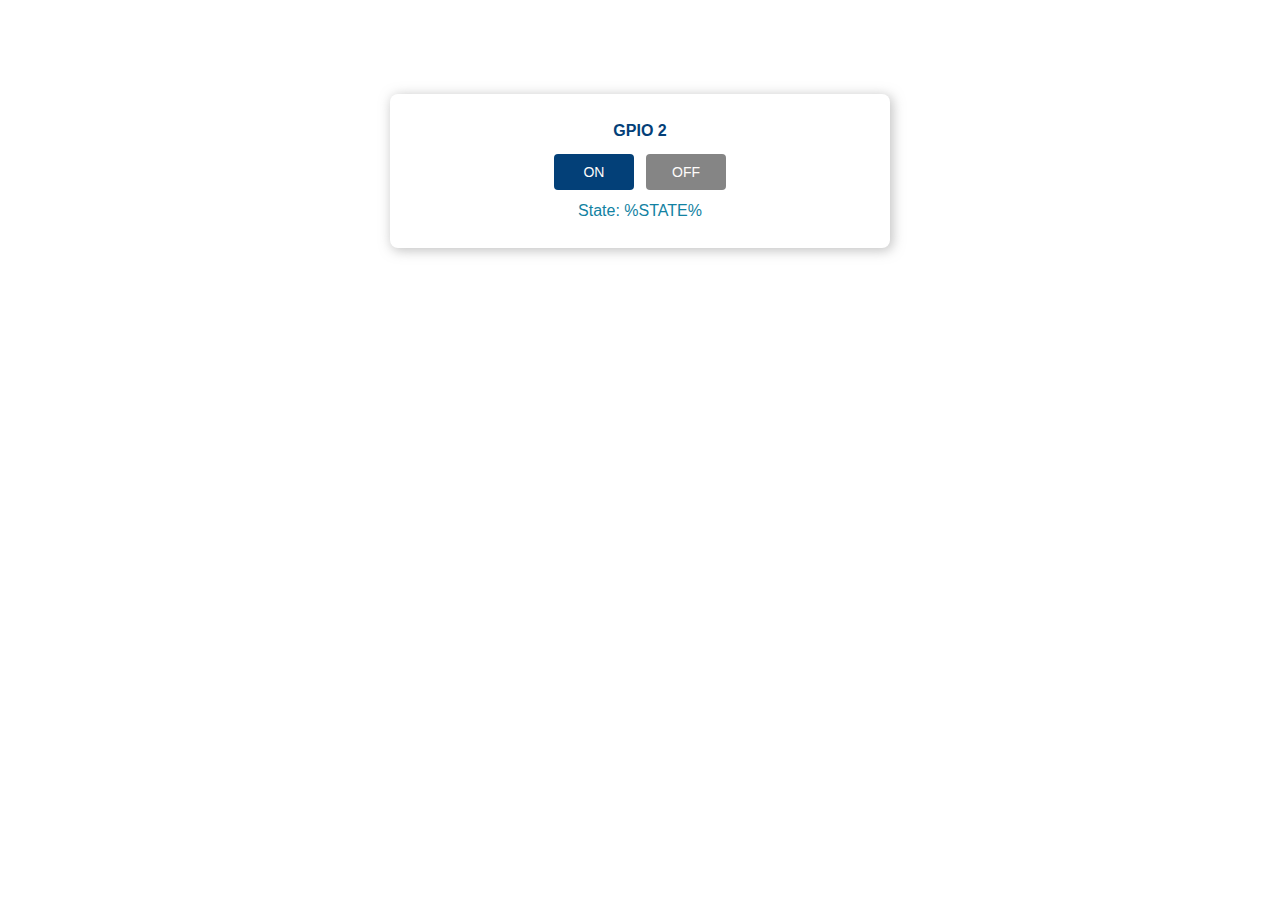
<file: data/index.html>
<!DOCTYPE html>
<html>
  <head>
    <title>ESP WEB SERVER</title>
    <meta name="viewport" content="width=device-width, initial-scale=1">
    <link rel="stylesheet" type="text/css" href="style.css">
    <link rel="icon" type="image/png" href="favicon.png">
    <link rel="stylesheet" href="https://use.fontawesome.com/releases/v5.7.2/css/all.css" integrity="sha384-fnmOCqbTlWIlj8LyTjo7mOUStjsKC4pOpQbqyi7RrhN7udi9RwhKkMHpvLbHG9Sr" crossorigin="anonymous">
  </head>
  <body>
    <div class="topnav">
      <h1>ESP WEB SERVER</h1>
    </div>
    <div class="content">
      <div class="card-grid">
        <div class="card">
          <p class="card-title"><i class="fas fa-lightbulb"></i> GPIO 2</p>
          <p>
            <a href="on"><button class="button-on">ON</button></a>
            <a href="off"><button class="button-off">OFF</button></a>
          </p>
          <p class="state">State: %STATE%</p>
        </div>
      </div>
    </div>
  </body>
</html>
</file>
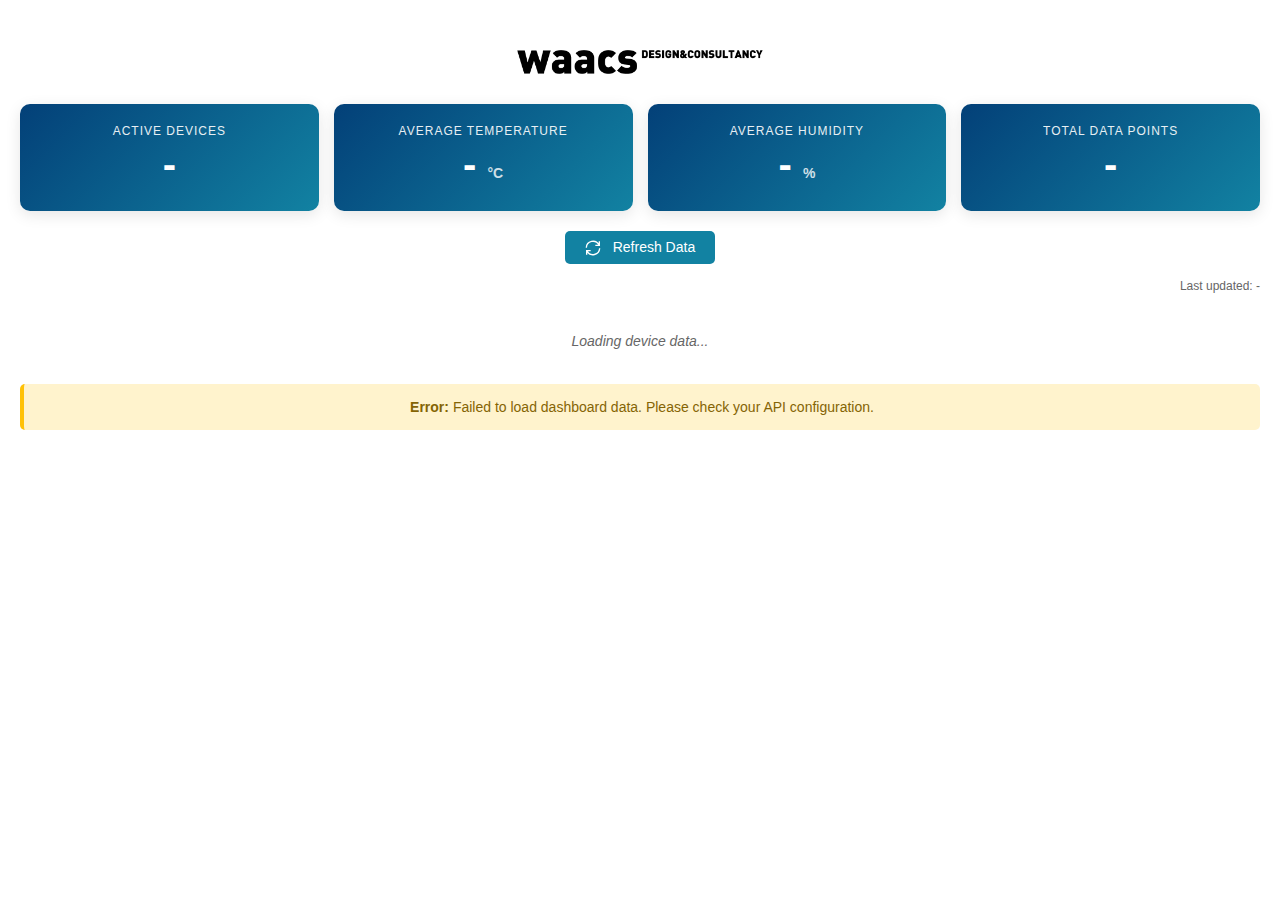
<file: server/dashboard/index.html>
<!DOCTYPE html>
<html>
<head>
  <meta charset="UTF-8">
  <title>MS11 Telemetry Dashboard</title>
  <meta name="viewport" content="width=device-width, initial-scale=1">
  <link rel="stylesheet" type="text/css" href="style.css">
  <style>
    /* Dashboard-specific styles */
    .stats-grid {
      display: grid;
      grid-template-columns: repeat(auto-fit, minmax(250px, 1fr));
      gap: var(--spacing-2xl);
      margin-bottom: var(--spacing-3xl);
    }
    
    .stat-card {
      background: linear-gradient(135deg, var(--color-primary) 0%, var(--color-secondary) 100%);
      color: white;
      padding: var(--spacing-3xl);
      border-radius: var(--border-radius-xl);
      box-shadow: 0 4px 15px rgba(0,0,0,0.1);
    }
    
    .stat-card h3 {
      font-size: var(--font-size-sm);
      opacity: 0.9;
      margin: 0 0 var(--spacing-md) 0;
      text-transform: uppercase;
      letter-spacing: 1px;
      font-weight: normal;
    }
    
    .stat-card .value {
      font-size: 2.5rem;
      font-weight: bold;
      margin: var(--spacing-md) 0;
      color: white;
    }
    
    .stat-card .unit {
      font-size: var(--font-size-base);
      opacity: 0.8;
    }
    
    .device-card {
      background: white;
      border-radius: var(--border-radius-xl);
      padding: var(--spacing-3xl);
      box-shadow: 0 4px 15px rgba(0,0,0,0.1);
      margin-bottom: var(--spacing-2xl);
      border-left: 4px solid var(--color-primary);
    }
    
    .device-header {
      display: flex;
      justify-content: space-between;
      align-items: center;
      margin-bottom: var(--spacing-2xl);
      padding-bottom: var(--spacing-2xl);
      border-bottom: 1px solid var(--color-neutral-gray-very-pale);
    }
    
    .device-name {
      font-size: var(--font-size-xl);
      color: var(--color-primary);
      font-weight: bold;
      margin: 0;
    }
    
    .device-status {
      display: inline-block;
      padding: var(--spacing-sm) var(--spacing-xl);
      border-radius: var(--border-radius-md);
      font-size: var(--font-size-sm);
      font-weight: 500;
    }
    
    .status-online {
      background: var(--color-success);
      color: white;
    }
    
    .status-offline {
      background: var(--color-neutral-gray);
      color: white;
    }
    
    .telemetry-grid {
      display: grid;
      grid-template-columns: repeat(auto-fit, minmax(200px, 1fr));
      gap: var(--spacing-2xl);
    }
    
    .telemetry-item {
      text-align: center;
    }
    
    .telemetry-label {
      font-size: var(--font-size-sm);
      color: var(--color-text-muted);
      margin-bottom: var(--spacing-sm);
      text-transform: uppercase;
      letter-spacing: 0.5px;
    }
    
    .telemetry-value {
      font-size: 1.8rem;
      font-weight: bold;
      color: var(--color-text-primary);
    }
    
    .telemetry-unit {
      font-size: var(--font-size-md);
      color: var(--color-text-secondary);
      margin-left: var(--spacing-sm);
    }
    
    .chart-container {
      margin-top: var(--spacing-3xl);
      background: white;
      border-radius: var(--border-radius-xl);
      padding: var(--spacing-3xl);
      box-shadow: 0 4px 15px rgba(0,0,0,0.1);
    }
    
    .chart-title {
      font-size: var(--font-size-lg);
      color: var(--color-text-primary);
      margin-bottom: var(--spacing-2xl);
      font-weight: 500;
    }
    
    .loading {
      text-align: center;
      padding: var(--spacing-3xl);
      color: var(--color-text-muted);
      font-style: italic;
    }
    
    .error-message {
      background: var(--color-bg-warning);
      color: var(--color-text-warning);
      padding: var(--spacing-2xl);
      border-radius: var(--border-radius-md);
      border-left: 4px solid var(--color-warning);
      margin: var(--spacing-2xl) 0;
    }
    
    .refresh-btn {
      background: var(--color-secondary);
      color: white;
      border: none;
      padding: var(--spacing-xl) var(--spacing-3xl);
      border-radius: var(--border-radius-md);
      cursor: pointer;
      font-size: var(--font-size-base);
      transition: background var(--transition-base);
    }
    
    .refresh-btn:hover {
      background: var(--color-primary);
    }
    
    .last-update {
      text-align: right;
      color: var(--color-text-muted);
      font-size: var(--font-size-sm);
      margin-top: var(--spacing-2xl);
    }
  </style>
</head>
<body class="card-layout">
  <div class="topnav">
    <img src="../../data/waacs-logo.png" alt="Waacs Design & Consultancy">
  </div>
  
  <div class="content">
    <!-- Summary Statistics -->
    <div class="stats-grid" id="stats-grid">
      <div class="stat-card">
        <h3>Active Devices</h3>
        <div class="value">
          <span id="active-devices">-</span>
        </div>
      </div>
      
      <div class="stat-card">
        <h3>Average Temperature</h3>
        <div class="value">
          <span id="avg-temperature">-</span>
          <span class="unit">°C</span>
        </div>
      </div>
      
      <div class="stat-card">
        <h3>Average Humidity</h3>
        <div class="value">
          <span id="avg-humidity">-</span>
          <span class="unit">%</span>
        </div>
      </div>
      
      <div class="stat-card">
        <h3>Total Data Points</h3>
        <div class="value">
          <span id="total-datapoints">-</span>
        </div>
      </div>
    </div>
    
    <!-- Controls -->
    <div style="text-align: center; margin-bottom: var(--spacing-3xl);">
      <button class="refresh-btn" onclick="loadDashboardData()">
        <svg width="16" height="16" viewBox="0 0 24 24" fill="none" stroke="currentColor" stroke-width="2" style="vertical-align: middle; margin-right: 8px;">
          <path d="M21.5 2v6h-6M2.5 22v-6h6M2 11.5a10 10 0 0 1 18.8-4.3M22 12.5a10 10 0 0 1-18.8 4.2"/>
        </svg>
        Refresh Data
      </button>
      <div class="last-update" id="last-update">Last updated: -</div>
    </div>
    
    <!-- Device Cards -->
    <div id="devices-container">
      <div class="loading">Loading device data...</div>
    </div>
    
    <!-- Error Display -->
    <div id="error-container" style="display: none;">
      <div class="error-message">
        <strong>Error:</strong> <span id="error-message"></span>
      </div>
    </div>
  </div>
  
  <script>
    // Configuration
    const API_BASE_URL = '../api';
    const REFRESH_INTERVAL = 30000; // 30 seconds
    
    let refreshTimer = null;
    
    // Format timestamp
    function formatTimestamp(timestamp) {
      const date = new Date(timestamp);
      return date.toLocaleString('nl-NL', {
        day: '2-digit',
        month: '2-digit',
        year: 'numeric',
        hour: '2-digit',
        minute: '2-digit',
        second: '2-digit'
      });
    }
    
    // Calculate time difference
    function getTimeDifference(timestamp) {
      const now = new Date();
      const then = new Date(timestamp);
      const diffMs = now - then;
      const diffMins = Math.floor(diffMs / 60000);
      
      if (diffMins < 1) return 'just now';
      if (diffMins < 60) return diffMins + ' min ago';
      
      const diffHours = Math.floor(diffMins / 60);
      if (diffHours < 24) return diffHours + ' hour' + (diffHours > 1 ? 's' : '') + ' ago';
      
      const diffDays = Math.floor(diffHours / 24);
      return diffDays + ' day' + (diffDays > 1 ? 's' : '') + ' ago';
    }
    
    // Check if device is online (within last 5 minutes)
    function isDeviceOnline(timestamp) {
      const now = new Date();
      const then = new Date(timestamp);
      const diffMs = now - then;
      return diffMs < 300000; // 5 minutes
    }
    
    // Show error
    function showError(message) {
      document.getElementById('error-container').style.display = 'block';
      document.getElementById('error-message').textContent = message;
    }
    
    // Hide error
    function hideError() {
      document.getElementById('error-container').style.display = 'none';
    }
    
    // Load dashboard data
    async function loadDashboardData() {
      try {
        hideError();
        
        // Fetch devices list
        const devicesResponse = await fetch(`${API_BASE_URL}/query.php?action=list_devices`);
        if (!devicesResponse.ok) throw new Error('Failed to fetch devices');
        const devicesData = await devicesResponse.json();
        
        // Fetch latest telemetry data
        const telemetryResponse = await fetch(`${API_BASE_URL}/query.php?action=latest_data`);
        if (!telemetryResponse.ok) throw new Error('Failed to fetch telemetry data');
        const telemetryData = await telemetryResponse.json();
        
        // Update statistics
        updateStatistics(devicesData.devices, telemetryData.data);
        
        // Update device cards
        updateDeviceCards(telemetryData.data);
        
        // Update last update time
        document.getElementById('last-update').textContent = 
          'Last updated: ' + new Date().toLocaleTimeString('nl-NL');
        
      } catch (error) {
        console.error('Error loading dashboard data:', error);
        showError('Failed to load dashboard data. Please check your API configuration.');
      }
    }
    
    // Update statistics
    function updateStatistics(devices, telemetryData) {
      // Count active devices
      const activeDevices = devices.filter(d => isDeviceOnline(d.last_seen)).length;
      document.getElementById('active-devices').textContent = activeDevices;
      
      // Calculate average temperature and humidity
      const validTemp = telemetryData.filter(d => d.temperature !== null);
      const validHumidity = telemetryData.filter(d => d.humidity !== null);
      
      const avgTemp = validTemp.length > 0 
        ? (validTemp.reduce((sum, d) => sum + parseFloat(d.temperature), 0) / validTemp.length).toFixed(1)
        : '-';
      
      const avgHumidity = validHumidity.length > 0
        ? (validHumidity.reduce((sum, d) => sum + parseFloat(d.humidity), 0) / validHumidity.length).toFixed(0)
        : '-';
      
      document.getElementById('avg-temperature').textContent = avgTemp;
      document.getElementById('avg-humidity').textContent = avgHumidity;
      document.getElementById('total-datapoints').textContent = telemetryData.length;
    }
    
    // Update device cards
    function updateDeviceCards(telemetryData) {
      const container = document.getElementById('devices-container');
      
      if (telemetryData.length === 0) {
        container.innerHTML = '<div class="loading">No devices found. Make sure devices are sending telemetry data.</div>';
        return;
      }
      
      container.innerHTML = '';
      
      telemetryData.forEach(device => {
        const isOnline = isDeviceOnline(device.timestamp);
        
        const card = document.createElement('div');
        card.className = 'device-card';
        card.innerHTML = `
          <div class="device-header">
            <h2 class="device-name">${escapeHtml(device.device_name)}</h2>
            <span class="device-status ${isOnline ? 'status-online' : 'status-offline'}">
              ${isOnline ? 'Online' : 'Offline'}
            </span>
          </div>
          
          <div style="margin-bottom: var(--spacing-2xl); color: var(--color-text-muted); font-size: var(--font-size-sm);">
            <div>Device ID: ${escapeHtml(device.device_id)}</div>
            <div>Last seen: ${formatTimestamp(device.timestamp)} (${getTimeDifference(device.timestamp)})</div>
          </div>
          
          <div class="telemetry-grid">
            ${device.temperature !== null ? `
            <div class="telemetry-item">
              <div class="telemetry-label">Temperature</div>
              <div class="telemetry-value">
                ${parseFloat(device.temperature).toFixed(1)}
                <span class="telemetry-unit">°C</span>
              </div>
            </div>
            ` : ''}
            
            ${device.humidity !== null ? `
            <div class="telemetry-item">
              <div class="telemetry-label">Humidity</div>
              <div class="telemetry-value">
                ${parseFloat(device.humidity).toFixed(0)}
                <span class="telemetry-unit">%</span>
              </div>
            </div>
            ` : ''}
            
            ${device.wifi_rssi !== null ? `
            <div class="telemetry-item">
              <div class="telemetry-label">WiFi Signal</div>
              <div class="telemetry-value">
                ${device.wifi_rssi}
                <span class="telemetry-unit">dBm</span>
              </div>
            </div>
            ` : ''}
            
            ${device.free_heap !== null ? `
            <div class="telemetry-item">
              <div class="telemetry-label">Free Memory</div>
              <div class="telemetry-value">
                ${(device.free_heap / 1024).toFixed(0)}
                <span class="telemetry-unit">KB</span>
              </div>
            </div>
            ` : ''}
            
            ${device.uptime_seconds !== null ? `
            <div class="telemetry-item">
              <div class="telemetry-label">Uptime</div>
              <div class="telemetry-value">
                ${formatUptime(device.uptime_seconds)}
              </div>
            </div>
            ` : ''}
            
            ${device.ms11_connected !== null ? `
            <div class="telemetry-item">
              <div class="telemetry-label">MS11 Control</div>
              <div class="telemetry-value" style="font-size: 1.2rem; color: ${device.ms11_connected ? 'var(--color-success)' : 'var(--color-danger)'}">
                ${device.ms11_connected ? 'Connected' : 'Disconnected'}
              </div>
            </div>
            ` : ''}
          </div>
        `;
        
        container.appendChild(card);
      });
    }
    
    // Format uptime
    function formatUptime(seconds) {
      const days = Math.floor(seconds / 86400);
      const hours = Math.floor((seconds % 86400) / 3600);
      const minutes = Math.floor((seconds % 3600) / 60);
      
      if (days > 0) return `${days}d ${hours}h`;
      if (hours > 0) return `${hours}h ${minutes}m`;
      return `${minutes}m`;
    }
    
    // Escape HTML
    function escapeHtml(text) {
      const div = document.createElement('div');
      div.textContent = text;
      return div.innerHTML;
    }
    
    // Start auto-refresh
    function startAutoRefresh() {
      if (refreshTimer) clearInterval(refreshTimer);
      refreshTimer = setInterval(loadDashboardData, REFRESH_INTERVAL);
    }
    
    // Initialize dashboard
    window.addEventListener('DOMContentLoaded', () => {
      loadDashboardData();
      startAutoRefresh();
    });
  </script>
</body>
</html>
</file>
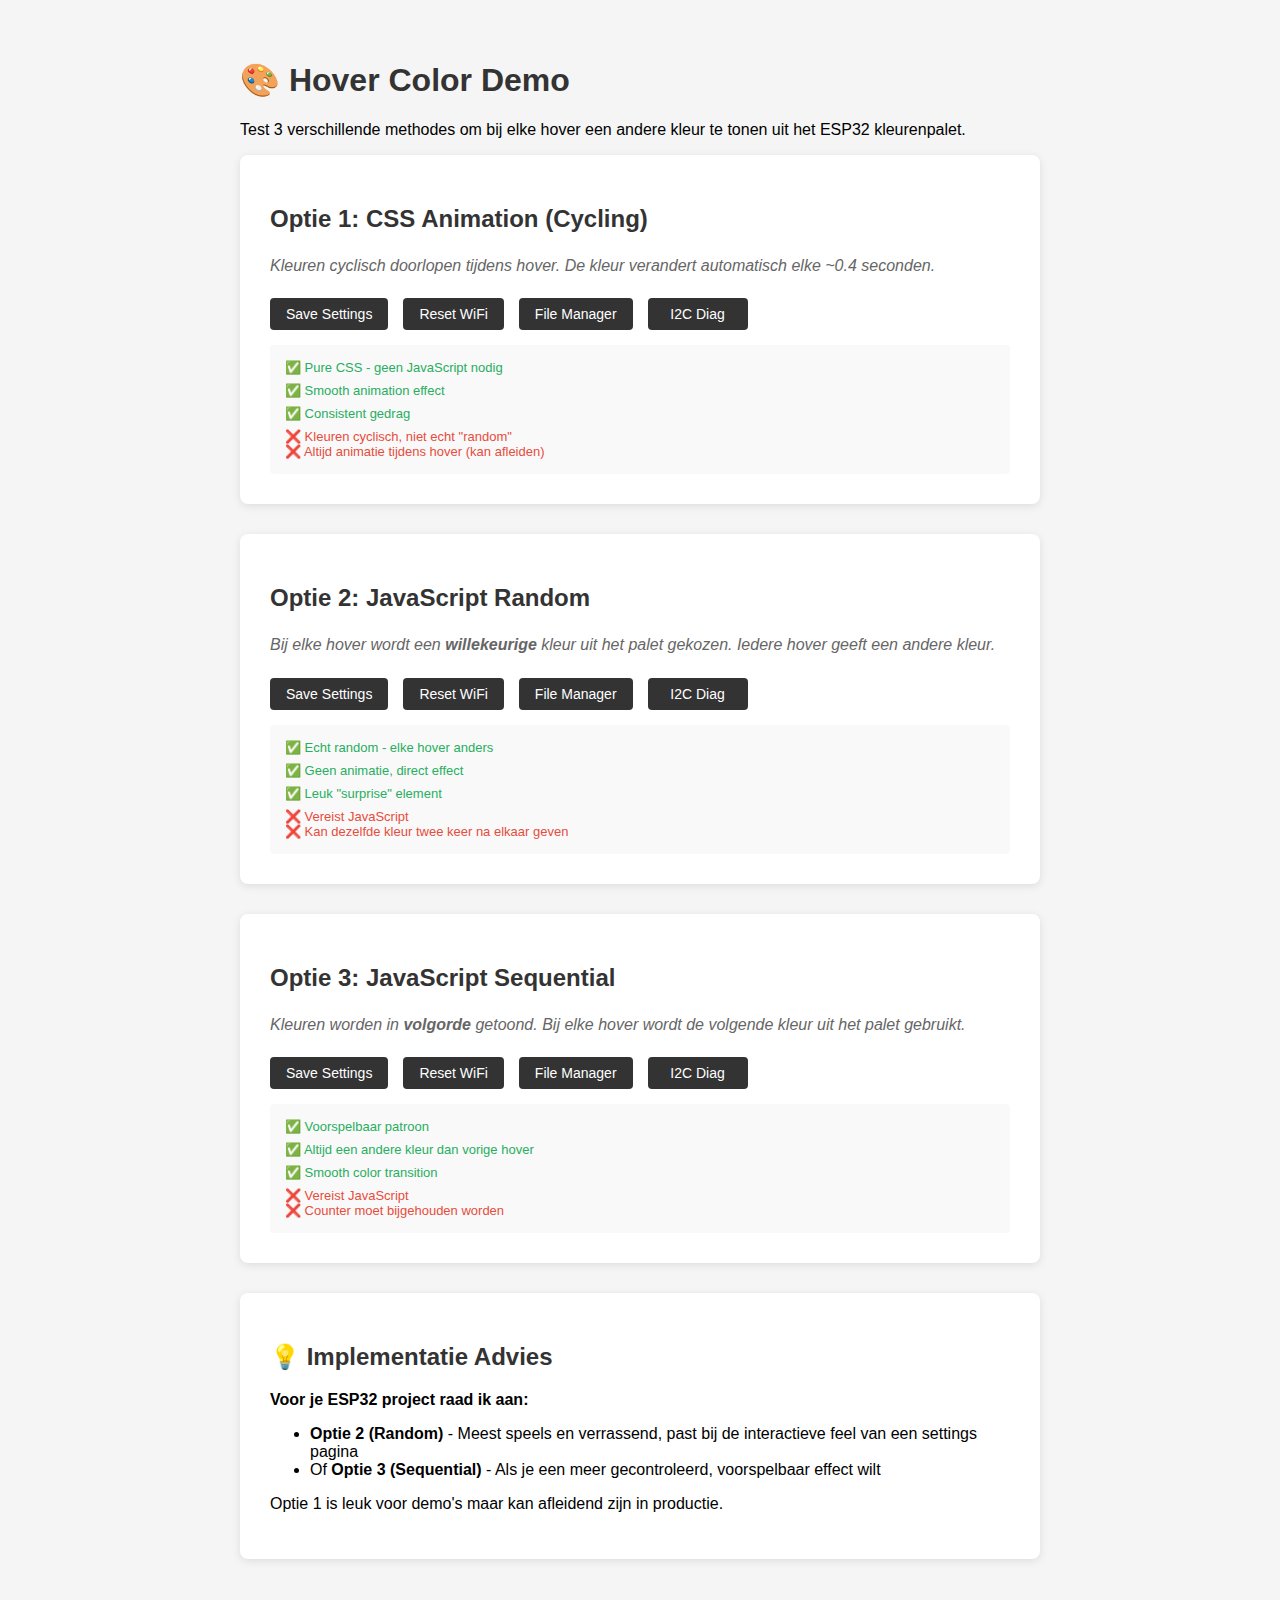
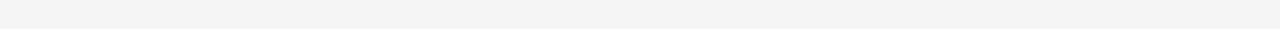
<file: hover-color-demo.html>
<!DOCTYPE html>
<html>
<head>
  <meta charset="UTF-8">
  <title>Hover Color Demo - ESP32 Settings</title>
  <meta name="viewport" content="width=device-width, initial-scale=1">
  <style>
    /* Color palette from ESP32 project */
    :root {
      --color-primary: #034078;
      --color-secondary: #1282A2;
      --color-accent-gold: #DAA520;
      --color-accent-purple: #764ba2;
      --color-success: #27ae60;
      --color-info: #3498db;
      --color-warning: #ffc107;
      --color-danger: #e74c3c;
    }
    
    body {
      font-family: Arial, sans-serif;
      padding: 40px;
      background: #f5f5f5;
      max-width: 800px;
      margin: 0 auto;
    }
    
    h1, h2 {
      color: #333;
    }
    
    .demo-section {
      background: white;
      padding: 30px;
      margin-bottom: 30px;
      border-radius: 8px;
      box-shadow: 0 2px 8px rgba(0,0,0,0.1);
    }
    
    .button-group {
      display: flex;
      gap: 15px;
      flex-wrap: wrap;
      margin-top: 20px;
    }
    
    /* Base button style */
    .btn-base {
      padding: 8px 16px;
      font-size: 14px;
      min-width: 100px;
      border: none;
      border-radius: 4px;
      cursor: pointer;
      color: white;
      background-color: #333;
      transition: all 0.3s;
    }
    
    /* ========================================
       OPTIE 1: CSS Animation - Cycling colors
       ======================================== */
    .btn-cycle {
      animation-duration: 3s;
      animation-timing-function: linear;
      animation-iteration-count: infinite;
    }
    
    .btn-cycle:hover {
      animation-name: colorCycle;
    }
    
    @keyframes colorCycle {
      0%   { background-color: #034078; } /* primary */
      14%  { background-color: #1282A2; } /* secondary */
      28%  { background-color: #DAA520; } /* gold */
      42%  { background-color: #764ba2; } /* purple */
      56%  { background-color: #27ae60; } /* success */
      70%  { background-color: #3498db; } /* info */
      84%  { background-color: #ffc107; } /* warning */
      100% { background-color: #e74c3c; } /* danger */
    }
    
    /* ========================================
       OPTIE 2: Random color on each hover (JS)
       ======================================== */
    .btn-random {
      transition: background-color 0.5s ease;
    }
    
    /* ========================================
       OPTIE 3: Sequential colors (JS counter)
       ======================================== */
    .btn-sequential {
      transition: background-color 0.5s ease;
    }
    
    /* Description styling */
    .description {
      color: #666;
      font-style: italic;
      margin-bottom: 10px;
      line-height: 1.6;
    }
    
    .pros-cons {
      margin-top: 15px;
      padding: 15px;
      background: #f9f9f9;
      border-radius: 4px;
      font-size: 13px;
    }
    
    .pros {
      color: #27ae60;
      margin-bottom: 8px;
    }
    
    .cons {
      color: #e74c3c;
    }
    
    code {
      background: #eee;
      padding: 2px 6px;
      border-radius: 3px;
      font-family: monospace;
    }
  </style>
</head>
<body>
  <h1>🎨 Hover Color Demo</h1>
  <p>Test 3 verschillende methodes om bij elke hover een andere kleur te tonen uit het ESP32 kleurenpalet.</p>
  
  <!-- OPTIE 1 -->
  <div class="demo-section">
    <h2>Optie 1: CSS Animation (Cycling)</h2>
    <p class="description">
      Kleuren cyclisch doorlopen tijdens hover. De kleur verandert automatisch elke ~0.4 seconden.
    </p>
    <div class="button-group">
      <button class="btn-base btn-cycle">Save Settings</button>
      <button class="btn-base btn-cycle">Reset WiFi</button>
      <button class="btn-base btn-cycle">File Manager</button>
      <button class="btn-base btn-cycle">I2C Diag</button>
    </div>
    <div class="pros-cons">
      <div class="pros">✅ Pure CSS - geen JavaScript nodig</div>
      <div class="pros">✅ Smooth animation effect</div>
      <div class="pros">✅ Consistent gedrag</div>
      <div class="cons">❌ Kleuren cyclisch, niet echt "random"</div>
      <div class="cons">❌ Altijd animatie tijdens hover (kan afleiden)</div>
    </div>
  </div>
  
  <!-- OPTIE 2 -->
  <div class="demo-section">
    <h2>Optie 2: JavaScript Random</h2>
    <p class="description">
      Bij elke hover wordt een <strong>willekeurige</strong> kleur uit het palet gekozen. Iedere hover geeft een andere kleur.
    </p>
    <div class="button-group">
      <button class="btn-base btn-random">Save Settings</button>
      <button class="btn-base btn-random">Reset WiFi</button>
      <button class="btn-base btn-random">File Manager</button>
      <button class="btn-base btn-random">I2C Diag</button>
    </div>
    <div class="pros-cons">
      <div class="pros">✅ Echt random - elke hover anders</div>
      <div class="pros">✅ Geen animatie, direct effect</div>
      <div class="pros">✅ Leuk "surprise" element</div>
      <div class="cons">❌ Vereist JavaScript</div>
      <div class="cons">❌ Kan dezelfde kleur twee keer na elkaar geven</div>
    </div>
  </div>
  
  <!-- OPTIE 3 -->
  <div class="demo-section">
    <h2>Optie 3: JavaScript Sequential</h2>
    <p class="description">
      Kleuren worden in <strong>volgorde</strong> getoond. Bij elke hover wordt de volgende kleur uit het palet gebruikt.
    </p>
    <div class="button-group">
      <button class="btn-base btn-sequential">Save Settings</button>
      <button class="btn-base btn-sequential">Reset WiFi</button>
      <button class="btn-base btn-sequential">File Manager</button>
      <button class="btn-base btn-sequential">I2C Diag</button>
    </div>
    <div class="pros-cons">
      <div class="pros">✅ Voorspelbaar patroon</div>
      <div class="pros">✅ Altijd een andere kleur dan vorige hover</div>
      <div class="pros">✅ Smooth color transition</div>
      <div class="cons">❌ Vereist JavaScript</div>
      <div class="cons">❌ Counter moet bijgehouden worden</div>
    </div>
  </div>
  
  <div class="demo-section">
    <h2>💡 Implementatie Advies</h2>
    <p><strong>Voor je ESP32 project raad ik aan:</strong></p>
    <ul>
      <li><strong>Optie 2 (Random)</strong> - Meest speels en verrassend, past bij de interactieve feel van een settings pagina</li>
      <li>Of <strong>Optie 3 (Sequential)</strong> - Als je een meer gecontroleerd, voorspelbaar effect wilt</li>
    </ul>
    <p>Optie 1 is leuk voor demo's maar kan afleidend zijn in productie.</p>
  </div>

  <script>
    // Color palette
    const colors = [
      '#034078', // primary
      '#1282A2', // secondary
      '#DAA520', // gold
      '#764ba2', // purple
      '#27ae60', // success
      '#3498db', // info
      '#ffc107', // warning
      '#e74c3c'  // danger
    ];
    
    // OPTIE 2: Random color on hover
    const randomButtons = document.querySelectorAll('.btn-random');
    randomButtons.forEach(btn => {
      btn.addEventListener('mouseenter', function() {
        const randomColor = colors[Math.floor(Math.random() * colors.length)];
        this.style.backgroundColor = randomColor;
      });
      
      btn.addEventListener('mouseleave', function() {
        this.style.backgroundColor = '#333'; // Reset to default
      });
    });
    
    // OPTIE 3: Sequential color cycling
    let colorIndex = 0;
    const sequentialButtons = document.querySelectorAll('.btn-sequential');
    sequentialButtons.forEach(btn => {
      btn.addEventListener('mouseenter', function() {
        this.style.backgroundColor = colors[colorIndex];
        colorIndex = (colorIndex + 1) % colors.length; // Cycle through colors
      });
      
      btn.addEventListener('mouseleave', function() {
        this.style.backgroundColor = '#333'; // Reset to default
      });
    });
  </script>
</body>
</html>
</file>
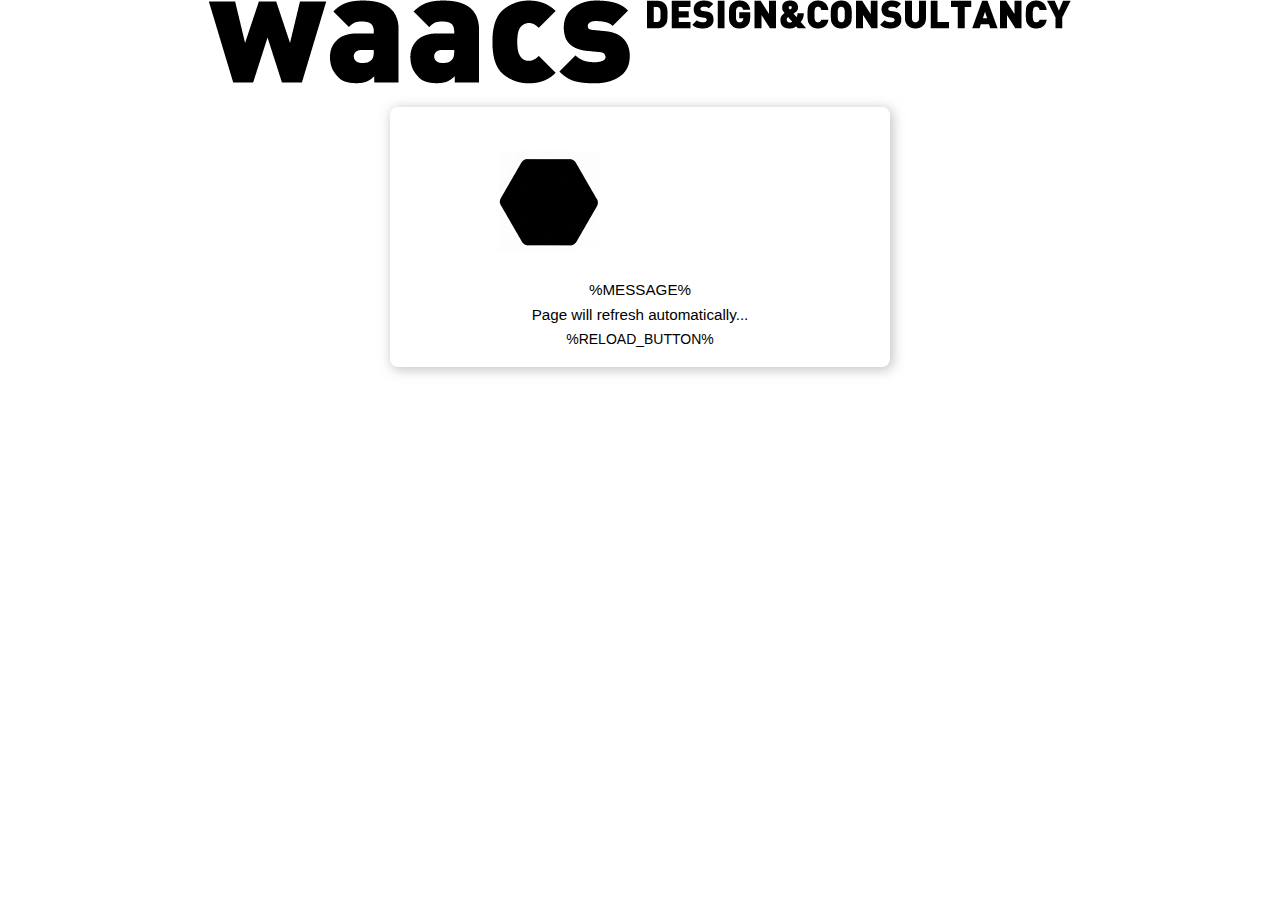
<file: data/confirm.html>
<!DOCTYPE html>
<html>
<head>
    <meta charset='UTF-8'>
    <title>Settings</title>
    <meta name="viewport" content="width=device-width, initial-scale=1">
    <meta http-equiv="refresh" content="5;url=/index.html">
    <link rel="icon" href="favicon.png">
    <link rel="stylesheet" type="text/css" href="style.css">
</head>
<body class="card-layout">
    <div class="topnav">
        <img src="waacs-logo.png" alt="Waacs Design & Consultancy">
    </div>
    <div class="content">
        <div class="card-grid">
            <div class="card">
                <h1><img src='hex100.png' alt='' class='icon-inline'>Firmware Update</h1>
                <div class="reboot-warning-box">
                    <p class="reboot-warning-text">%MESSAGE%</p>
                    <p class="reboot-warning-text-spacing">Page will refresh automatically...</p>
                </div>
                %RELOAD_BUTTON%
            </div>
        </div>
    </div>
</body>
</html>
</file>
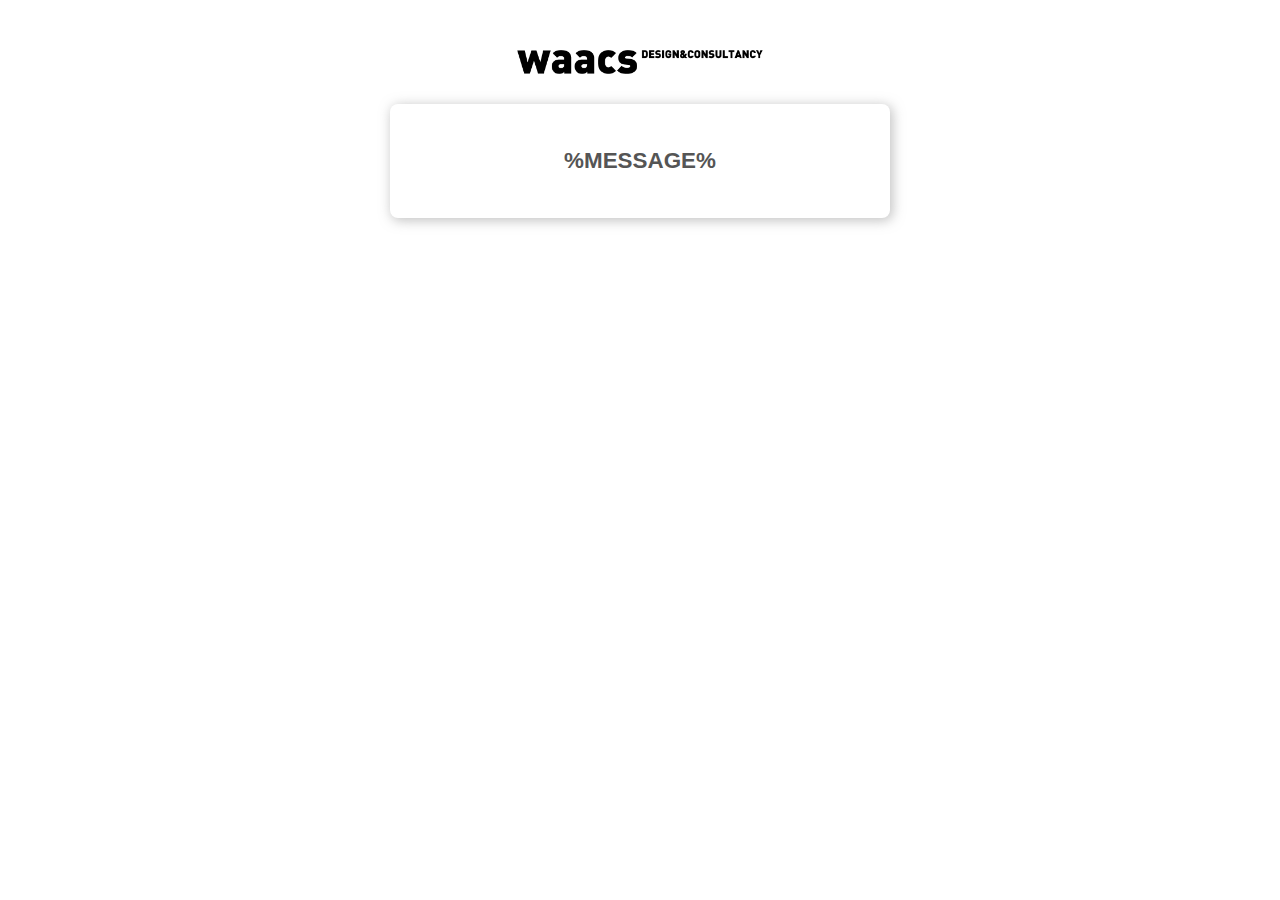
<file: data/confirmation.html>
<!DOCTYPE html>
<html>
<head>
    <meta charset='UTF-8'>
    <title>Please Wait</title>
    <meta name="viewport" content="width=device-width, initial-scale=1">
    <meta http-equiv='refresh' content='20;url=/settings'>
    <link rel="icon" href="favicon.png">
    <link rel="stylesheet" type="text/css" href="style.css">
</head>
<body>
    <div class="topnav">
        <img src="waacs-logo.png" alt="Waacs Design & Consultancy" style="height: 24px; margin: 50px auto 10px auto; display: block;">
    </div>
    <div class="content">
        <div class="card-grid">
            <div class="card">
                <h1 style="color: #555;">%MESSAGE%</h1>
            </div>
        </div>
    </div>
</body>
</html>
</file>
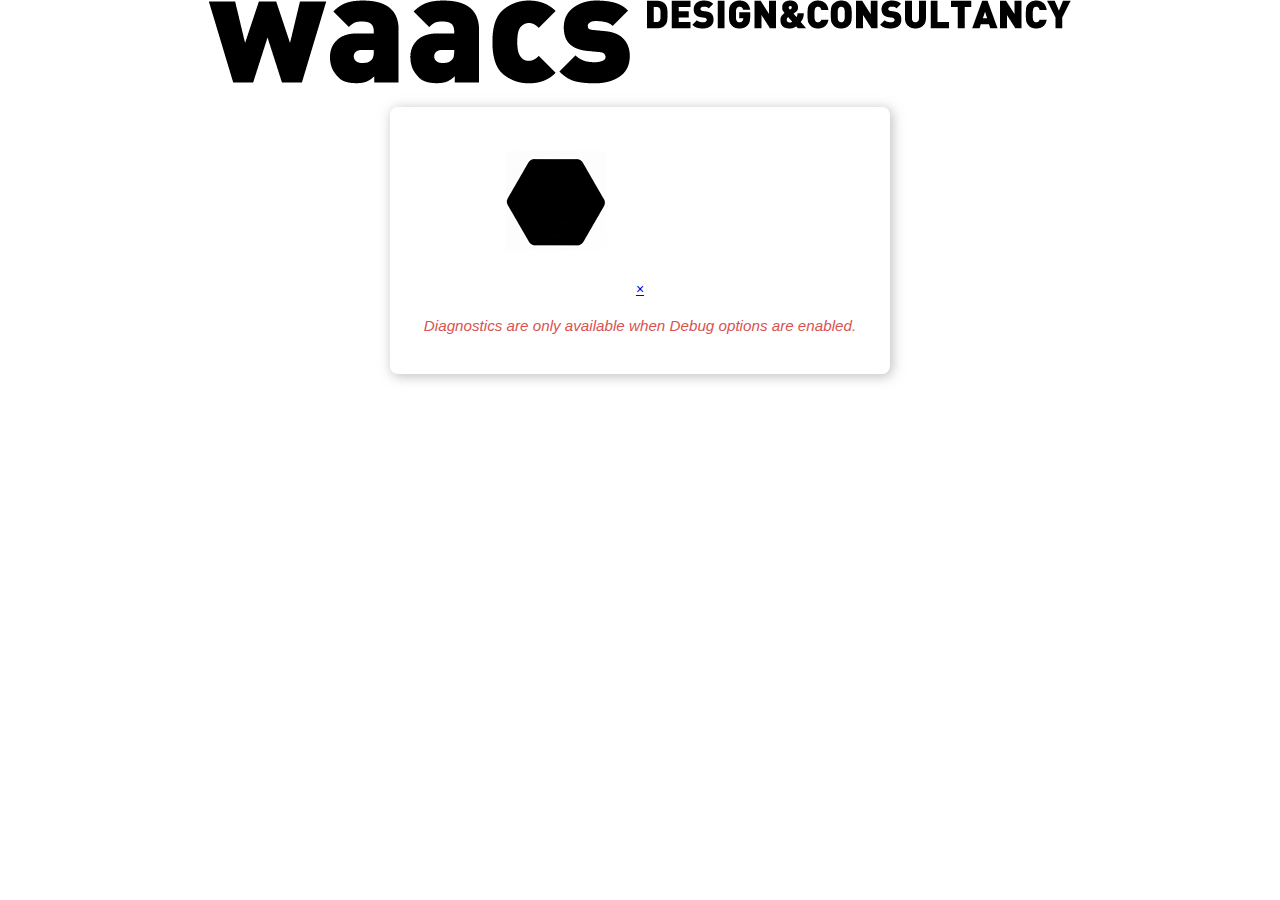
<file: data/i2c.html>
<!DOCTYPE html>
<html>
<head>
  <meta charset="UTF-8">
  <title>I2C Diagnostics</title>
  <meta name="viewport" content="width=device-width, initial-scale=1">
  <link rel="icon" href="favicon.png">
  <link rel="stylesheet" type="text/css" href="style.css">
  <style>
    .device-list{margin:15px 0}.device-item{padding:10px 15px;margin:5px 0;background-color:transparent;border-radius:4px;cursor:pointer;transition:background-color .2s ease}.device-item:hover{background-color:#f8f9fa}.device-header{display:flex;justify-content:space-between;align-items:center}.device-name{color:#000;font-size:14px;font-weight:normal;flex:1;text-align:left}.device-address{color:#6c757d;font-family:monospace;font-size:14px;text-align:right;min-width:120px}.device-details{display:none;margin-top:15px;padding-top:15px;border-top:1px solid #e9ecef}.device-details.expanded{display:block}.register-dump{background-color:#f8f9fa;padding:10px;border-radius:4px;margin-top:10px;max-height:300px;overflow-y:auto}.register-line{font-family:monospace;font-size:12px;line-height:1.6;color:#495057}.metrics{display:grid;grid-template-columns:1fr 1fr;gap:10px;margin-top:10px}.metric-item{background-color:#f8f9fa;padding:8px;border-radius:4px;font-size:13px}.metric-label{color:#6c757d;font-size:11px;text-transform:uppercase}.metric-value{color:#000;font-weight:bold;font-family:monospace}.status-row{display:flex;justify-content:space-between;align-items:center}.btn-rescan{padding:5px 15px;background-color:#000;color:white;border:none;border-radius:4px;cursor:pointer;font-size:13px;transition:background-color .2s ease}.btn-rescan:hover{background-color:var(--color-secondary)}.loading-spinner{display:inline-block;width:12px;height:12px;border:2px solid #f3f3f3;border-top:2px solid var(--color-secondary);border-radius:50%;animation:spin 1s linear infinite;margin-left:5px}@keyframes spin{0%{transform:rotate(0deg)}100%{transform:rotate(360deg)}}
  </style>
</head>
<body class="card-layout">
  <div class="topnav">
    <img src="waacs-logo.png" alt="Waacs Design & Consultancy">
  </div>
  <div class="content">
    <div class="card-grid">
      <div class="card">
        <div class="header">
          <h1><img src="hex100.png" alt="" class="icon-inline">I2C Diagnostics</h1>
          <a href="/settings" class="card-close">&times;</a>
        </div>

        <div class="padding-top-10">
          <!-- Debug disabled message -->
          <div id="debug-disabled" style="display: none;">
            <p style="color: #d9534f; font-style: italic; text-align: center; margin: 20px 0;">
              Diagnostics are only available when Debug options are enabled.
            </p>
          </div>

          <!-- Debug enabled content -->
          <div id="debug-enabled" style="display: none;">
            <div id="device-list" class="device-list">
              <p class="text-center text-muted">Scanning I2C bus...</p>
            </div>

            <hr class="hr-divider">

            <div class="margin-bottom-20 status-row">
              <p class="text-left text-muted line-height-16">
                <strong>Status:</strong> <span id="status">Ready</span>
              </p>
              <button class="btn-rescan" onclick="scanI2C()">Rescan</button>
            </div>

            <div id="device-details-section"></div>
          </div>
        </div>
      </div>
    </div>
  </div>

  <script>
const debugEnabled='%DEBUG_ENABLED%'==='true';let currentDevices=[];debugEnabled?(document.getElementById('debug-enabled').style.display='block',scanI2C()):document.getElementById('debug-disabled').style.display='block';function scanI2C(){document.getElementById('status').innerHTML='Scanning<span class="loading-spinner"></span>',fetch('/api/i2c/scan').then(e=>e.json()).then(e=>{currentDevices=e.devices||[];const t=document.getElementById('device-list');if(0===e.count)t.innerHTML='<p class="text-center text-muted">No I2C devices found</p>';else{let n='<p class="text-left text-muted line-height-16"><strong>Found '+e.count+" device(s):</strong></p>";e.devices.forEach((e,t)=>{n+='<div class="device-item" onclick="toggleDeviceDetails('+t+')" id="device-'+t+'">',n+='<div class="device-header">',n+='<div class="device-name">'+e.name+"</div>",n+='<div class="device-address">'+e.address+" ("+e.decimal+")</div>",n+="</div>",n+="</div>"}),t.innerHTML=n}document.getElementById('status').textContent='Ready',document.getElementById('device-details-section').innerHTML=''}).catch(e=>{document.getElementById('device-list').innerHTML='<p class="text-center text-error">Scan failed</p>',document.getElementById('status').textContent='Error',console.error('I2C scan error:',e)})}function toggleDeviceDetails(e){const t=currentDevices[e],n=document.getElementById('device-details-section');if(n.dataset.currentDevice===e.toString())return n.innerHTML='',void(n.dataset.currentDevice='');n.dataset.currentDevice=e,n.innerHTML='<p class="text-center text-muted">Loading device details<span class="loading-spinner"></span></p>',fetch('/api/i2c/registers?address='+t.decimal).then(e=>e.json()).then(e=>{let i='<hr class="hr-divider">';if(i+="<h3 style=\"margin-bottom:15px\">Device Details: "+t.name+" ("+t.address+")</h3>",i+='<div class="metrics">',i+='<div class="metric-item"><div class="metric-label">Scan Duration</div><div class="metric-value">'+e.scanDuration+" ms</div></div>",i+='<div class="metric-item"><div class="metric-label">Response Time</div><div class="metric-value">'+e.responseTime+" ms</div></div>",i+='<div class="metric-item"><div class="metric-label">Bus Speed</div><div class="metric-value">'+e.busSpeed+" kHz</div></div>",i+='<div class="metric-item"><div class="metric-label">Errors</div><div class="metric-value">'+e.errors+"</div></div>",i+="</div>",i+='<h4 style="margin-top:20px;margin-bottom:10px">Register Dump (0x00-0xFF)</h4>',i+='<div class="register-dump">',e.registers&&e.registers.length>0){for(let t=0;t<e.registers.length;t+=16){let n='<div class="register-line">';n+="0x"+t.toString(16).padStart(2,"0").toUpperCase()+": ";for(let i=0;i<16&&t+i<e.registers.length;i++)n+=e.registers[t+i].toString(16).padStart(2,"0").toUpperCase()+" ";n+="</div>",i+=n}}else i+='<p class="text-muted">Unable to read registers</p>';i+="</div>",n.innerHTML=i}).catch(e=>{n.innerHTML='<p class="text-center text-error">Failed to load device details</p>',console.error('Device details error:',e)})}
  </script>
</body>
</html>
</file>
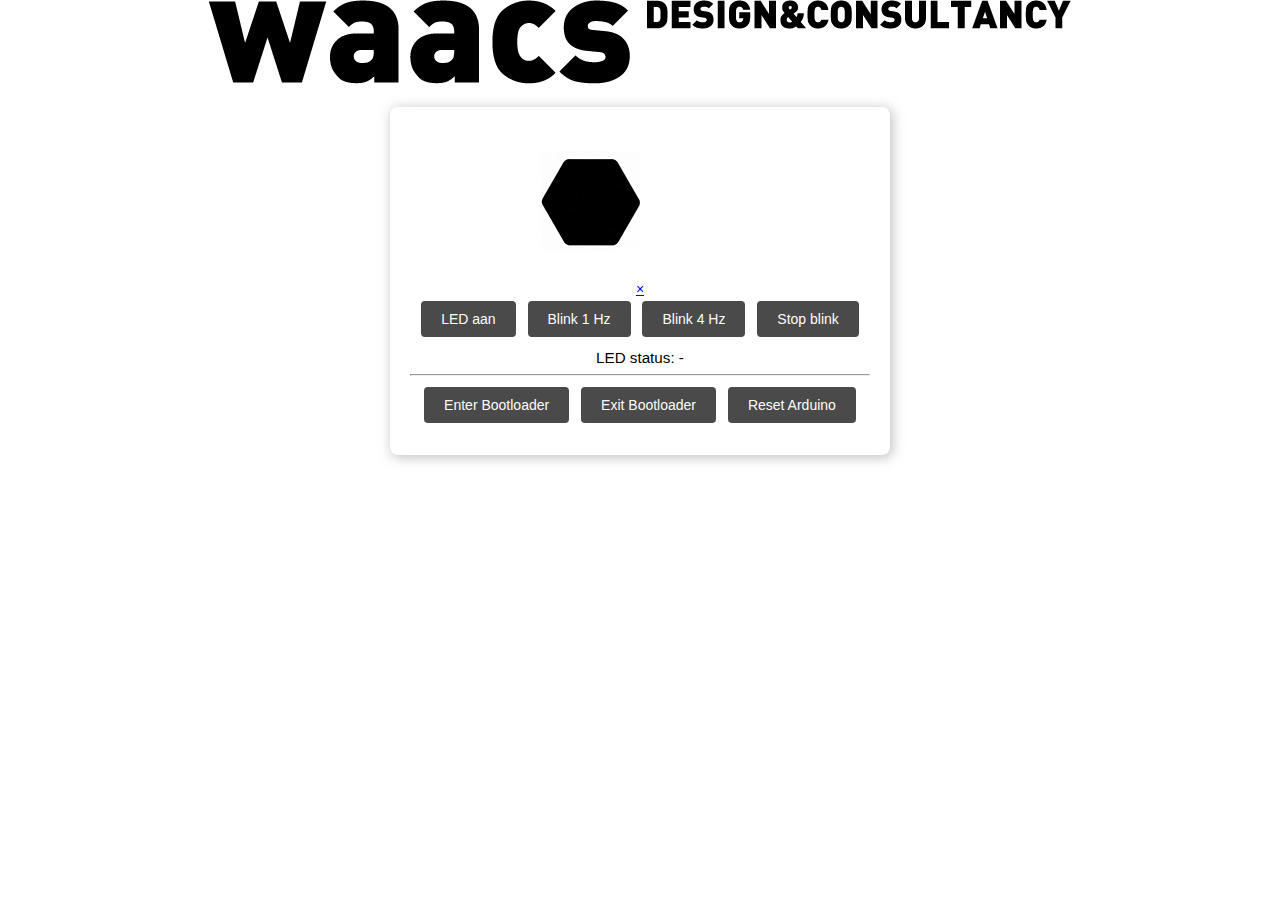
<file: data/i2cdemo.html>
<!DOCTYPE html>
<html>
<head>
  <meta charset="UTF-8">
  <title>I2C Demo</title>
  <meta name="viewport" content="width=device-width, initial-scale=1">
  <link rel="icon" href="favicon.png">
  <link rel="stylesheet" type="text/css" href="style.css">
</head>
<body class="card-layout">
  <div class="topnav">
    <img src="waacs-logo.png" alt="Waacs Design & Consultancy">
  </div>
  <div class="content">
    <div class="card-grid">
      <div class="card">
        <div class="header">
          <h1><img src="hex100.png" alt="" class="icon-inline">i2c demo</h1>
          <a href="/index.html" class="card-close">&times;</a>
        </div>
        <div class="padding-top-10">
          <div class="margin-bottom-20">
            <div class="form-actions-right" style="gap: 10px;">
              <button class="btn-small" onclick="sendLedCommand('on')">LED aan</button>
              <button class="btn-small" onclick="sendLedCommand('blink1')">Blink 1 Hz</button>
              <button class="btn-small" onclick="sendLedCommand('blink4')">Blink 4 Hz</button>
              <button class="btn-small" onclick="sendLedCommand('blink0')">Stop blink</button>
            </div>
          </div>

          <div class="margin-bottom-20">
            <p class="text-left text-muted line-height-16">LED status: <span id="led-status">-</span></p>
          </div>

          <hr class="hr-divider">

          <div class="margin-bottom-20">
            <div class="form-actions-right" style="gap: 10px;">
              <button class="btn-small btn-danger" onclick="enterBootloaderMode()">Enter Bootloader</button>
              <button class="btn-small btn-secondary" onclick="exitBootloaderMode()">Exit Bootloader</button>
              <button class="btn-small btn-secondary" onclick="resetArduino()">Reset Arduino</button>
            </div>
          </div>

          <div id="bootloader-status" class="margin-top-20 hidden">
            <p class="text-left" id="bootloader-message"></p>
          </div>
        </div>
      </div>
    </div>
  </div>

  <script>
    function sendLedCommand(action) {
      fetch('/api/i2c/led', {
        method: 'POST',
        headers: { 'Content-Type': 'application/x-www-form-urlencoded' },
        body: 'action=' + encodeURIComponent(action)
      })
      .then(response => response.json())
      .then(data => {
        if (data.success) {
          if (data.statusText) {
            document.getElementById('led-status').textContent = data.statusText;
          }
        } else if (data.error) {
          alert(data.error);
        }
      })
      .catch(() => alert('I2C commando mislukt'));
    }

    function enterBootloaderMode() {
      const statusDiv = document.getElementById('bootloader-status');
      const messageEl = document.getElementById('bootloader-message');
      
      statusDiv.classList.remove('hidden');
      messageEl.innerHTML = '<span style="color: #999;">Bootloader commando wordt verzonden...</span>';

      fetch('/api/i2c/bootloader', {
        method: 'POST',
        headers: { 'Content-Type': 'application/x-www-form-urlencoded' }
      })
      .then(response => response.json())
      .then(data => {
        if (data.success) {
          let message = '<span style="color: #27ae60; font-weight: bold;">✓ ' + data.message + '</span><br>';
          
          // Check if bootloader is still activating
          if (data.bootloaderVersion === 'activating...') {
            message += '<span style="color: #856404; font-size: 12px; font-style: italic;">Arduino is aan het rebooten. ' +
                      'Bootloader wordt actief op I2C adres 0x14 binnen enkele seconden.</span>';
          } else {
            message += '<span style="color: #999; font-size: 12px;">Arduino is nu in bootloader mode (I2C adres 0x14). ' +
                      'Gebruik /twiboot voor firmware upload.</span>';
            if (data.bootloaderVersion) {
              message += '<br><span style="color: #666; font-size: 11px;">Bootloader versie: ' + data.bootloaderVersion + '</span>';
            }
          }
          messageEl.innerHTML = message;
        } else {
          let errorMsg = '<span style="color: #e74c3c; font-weight: bold;">✗ Fout: ' + data.error + '</span>';
          if (data.hint) {
            errorMsg += '<br><span style="color: #856404; font-size: 12px; font-style: italic;">' + data.hint + '</span>';
          }
          messageEl.innerHTML = errorMsg;
        }
      })
      .catch(error => {
        messageEl.innerHTML = '<span style="color: #e74c3c; font-weight: bold;">✗ Verbindingsfout</span>';
        console.error('Error:', error);
      });
    }

    function exitBootloaderMode() {
      const statusDiv = document.getElementById('bootloader-status');
      const messageEl = document.getElementById('bootloader-message');
      
      statusDiv.classList.remove('hidden');
      messageEl.innerHTML = '<span style="color: #999;">Exit bootloader commando wordt verzonden...</span>';

      fetch('/api/i2c/exit-bootloader', {
        method: 'POST',
        headers: { 'Content-Type': 'application/x-www-form-urlencoded' }
      })
      .then(response => response.json())
      .then(data => {
        if (data.success) {
          let message = '<span style="color: #27ae60; font-weight: bold;">✓ ' + data.message + '</span><br>' +
                       '<span style="color: #999; font-size: 12px;">Arduino is terug in normale mode (I2C adres 0x30).</span>';
          if (data.hint) {
            message += '<br><span style="color: #856404; font-size: 12px; font-style: italic;">' + data.hint + '</span>';
          }
          messageEl.innerHTML = message;
        } else {
          let errorMsg = '<span style="color: #e74c3c; font-weight: bold;">✗ Fout: ' + data.error + '</span>';
          if (data.hint) {
            errorMsg += '<br><span style="color: #856404; font-size: 12px; font-style: italic;">' + data.hint + '</span>';
          }
          messageEl.innerHTML = errorMsg;
        }
      })
      .catch(error => {
        messageEl.innerHTML = '<span style="color: #e74c3c; font-weight: bold;">✗ Verbindingsfout</span>';
        console.error('Error:', error);
      });
    }

    function resetArduino() {
      const statusDiv = document.getElementById('bootloader-status');
      const messageEl = document.getElementById('bootloader-message');
      
      statusDiv.classList.remove('hidden');
      messageEl.innerHTML = '<span style="color: #999;">Reset commando wordt verzonden...</span>';

      fetch('/api/i2c/reset', {
        method: 'POST',
        headers: { 'Content-Type': 'application/x-www-form-urlencoded' }
      })
      .then(response => response.json())
      .then(data => {
        if (data.success) {
          messageEl.innerHTML = '<span style="color: #27ae60; font-weight: bold;">✓ ' + data.message + '</span><br>' +
                               '<span style="color: #999; font-size: 12px;">Arduino gereset. Controleer I2C verbinding op adres 0x30.</span>';
        } else {
          let errorMsg = '<span style="color: #e74c3c; font-weight: bold;">✗ Fout: ' + data.error + '</span>';
          if (data.hint) {
            errorMsg += '<br><span style="color: #856404; font-size: 12px; font-style: italic;">' + data.hint + '</span>';
          }
          messageEl.innerHTML = errorMsg;
        }
      })
      .catch(error => {
        messageEl.innerHTML = '<span style="color: #e74c3c; font-weight: bold;">✗ Verbindingsfout</span>';
        console.error('Error:', error);
      });
    }
  </script>
</body>
</html>
</file>
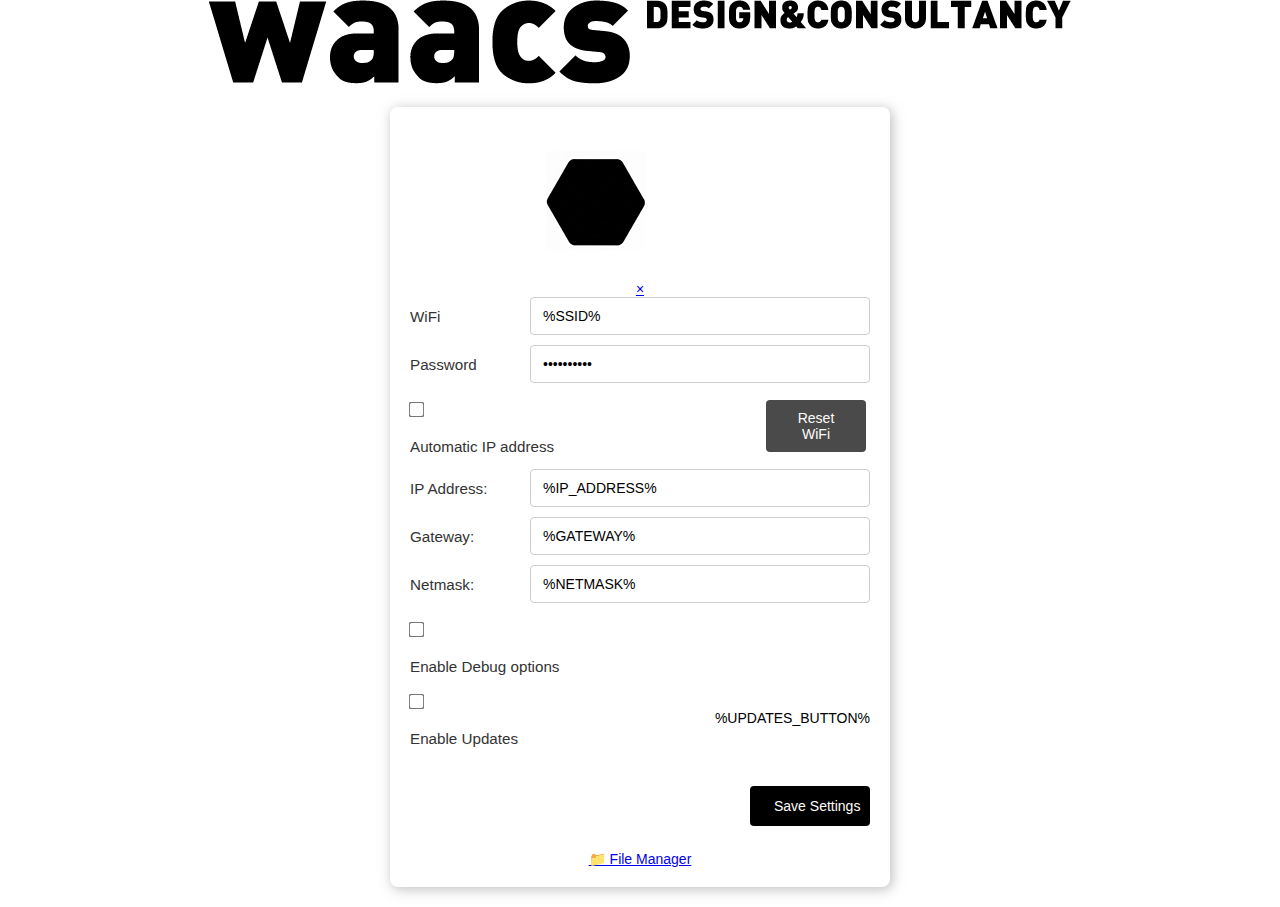
<file: data/settings.html>
<!DOCTYPE html>
<html>
<head>
  <meta charset="UTF-8">
  <title>Settings</title>
  <meta name="viewport" content="width=device-width, initial-scale=1">
  <link rel="icon" href="favicon.png">
  <link rel="stylesheet" type="text/css" href="style.css">
  <script>
    function toggleNetworkFields() {
      const dhcpChecked = document.getElementById('dhcp').checked;
      const networkFields = document.getElementById('network-fields');
      networkFields.style.display = dhcpChecked ? 'none' : 'block';
    }
    function toggleDebugFields() {
      const debugChecked = document.getElementById('debug').checked;
      document.getElementById('debug-fields').style.display = debugChecked ? 'block' : 'none';
    }
    function toggleUpdateFields() {
      const updatesChecked = document.getElementById('updates').checked;
      document.getElementById('updateurl-group').style.display = updatesChecked ? 'flex' : 'none';
      document.getElementById('githubtoken-group').style.display = updatesChecked ? 'flex' : 'none';
    }
    function toggleTokenVisibility() {
      const tokenInput = document.getElementById('githubtoken');
      const toggleBtn = document.getElementById('token-toggle');
      if (tokenInput.type === 'password') {
        tokenInput.type = 'text';
        toggleBtn.innerHTML = '<svg width="18" height="18" viewBox="0 0 24 24" fill="none" stroke="#000" stroke-width="2"><path d="M1 12s4-8 11-8 11 8 11 8-4 8-11 8-11-8-11-8z"></path><circle cx="12" cy="12" r="3"></circle></svg>';
      } else {
        tokenInput.type = 'password';
        toggleBtn.innerHTML = '<svg width="18" height="18" viewBox="0 0 24 24" fill="none" stroke="#000" stroke-width="2"><path d="M17.94 17.94A10.07 10.07 0 0 1 12 20c-7 0-11-8-11-8a18.45 18.45 0 0 1 5.06-5.94M9.9 4.24A9.12 9.12 0 0 1 12 4c7 0 11 8 11 8a18.5 18.5 0 0 1-2.16 3.19m-6.72-1.07a3 3 0 1 1-4.24-4.24"></path><line x1="1" y1="1" x2="23" y2="23"></line></svg>';
      }
    }
    function resetWiFi() {
      if (confirm('Reset WiFi settings? Device will reboot into AP mode.')) {
        fetch('/reset-wifi', {method: 'POST'})
          .then(() => {
            alert('WiFi reset. Device rebooting...');
            setTimeout(() => window.location.href = '/', 3000);
          });
      }
    }
    window.onload = function() {
      toggleNetworkFields();
      toggleDebugFields();
      toggleUpdateFields();
      document.getElementById('dhcp').addEventListener('change', toggleNetworkFields);
      document.getElementById('debug').addEventListener('change', toggleDebugFields);
      document.getElementById('updates').addEventListener('change', toggleUpdateFields);
    }
  </script>
</head>
<body class="card-layout">
  <div class="topnav">
    <img src="waacs-logo.png" alt="Waacs Design & Consultancy">
  </div>
  <div class="content">
    <div class="card-grid">
      <div class="card">
        <div class="header">
          <h1><img src="hex100.png" alt="" class="icon-inline">Settings</h1>
          <a href="/" class="card-close">&times;</a>
        </div>
        
        <form action="/settings" method="POST">
          <div style="display: flex; align-items: center; margin-bottom: 10px;">
            <label for="ssid" style="width: 120px; margin: 0;">WiFi</label>
            <input type="text" id="ssid" name="ssid" value="%SSID%" placeholder="WiFi Network" style="flex: 1; margin: 0; max-width: 420px;">
          </div>
          
          <div style="display: flex; align-items: center; margin-bottom: 10px;">
            <label for="password" style="width: 120px; margin: 0;">Password</label>
            <input type="password" id="password" name="password" value="%PASSWORD%" placeholder="••••••••" style="flex: 1; margin: 0; max-width: 420px;">
          </div>
          
          <div style="display: flex; align-items: center; justify-content: space-between; margin-bottom: 10px;">
            <div style="text-align: left;">
              <input type="checkbox" id="dhcp" name="dhcp" value="on" %DHCP_CHECKED% class="checkbox-inline" onchange="toggleNetworkFields()">
              <label for="dhcp" class="label-inline">Automatic IP address</label>
            </div>
            <button type="button" onclick="resetWiFi()" class="btn-small" style="width: 100px;">Reset WiFi</button>
          </div>
          
          <div id="network-fields">
            <div style="display: flex; align-items: center; margin-bottom: 10px;">
              <label for="ip" style="width: 120px; margin: 0;">IP Address:</label>
              <input type="text" id="ip" name="ip" value="%IP_ADDRESS%" placeholder="172.17.1.159" style="flex: 1; margin: 0; max-width: 420px;">
            </div>
            
            <div style="display: flex; align-items: center; margin-bottom: 10px;">
              <label for="gateway" style="width: 120px; margin: 0;">Gateway:</label>
              <input type="text" id="gateway" name="gateway" value="%GATEWAY%" placeholder="172.17.1.1" style="flex: 1; margin: 0; max-width: 420px;">
            </div>
            
            <div style="display: flex; align-items: center; margin-bottom: 10px;">
              <label for="netmask" style="width: 120px; margin: 0;">Netmask:</label>
              <input type="text" id="netmask" name="netmask" value="%NETMASK%" placeholder="255.255.255.0" style="flex: 1; margin: 0; max-width: 420px;">
            </div>
          </div>
          
          <div style="margin-bottom: 10px; text-align: left;">
            <input type="checkbox" id="debug" name="debug" value="on" %DEBUG_CHECKED% class="checkbox-inline" onchange="toggleDebugFields()">
            <label for="debug" class="label-inline">Enable Debug options</label>
          </div>
          
          <div id="debug-fields">
            <div style="display: flex; align-items: center; margin-bottom: 10px;">
              <label for="fw_version" style="width: 120px; margin: 0;">FW Version</label>
              <input type="text" id="fw_version" name="fw_version" value="%FW_VERSION%" placeholder="2026-1.0.01" style="flex: 1; margin: 0; max-width: 420px;">
            </div>
            
            <div style="display: flex; align-items: center; margin-bottom: 10px;">
              <label for="fs_version" style="width: 120px; margin: 0;">FS Version</label>
              <input type="text" id="fs_version" name="fs_version" value="%FS_VERSION%" placeholder="2026-1.0.01" style="flex: 1; margin: 0; max-width: 420px;">
            </div>
            
            <div style="display: flex; align-items: center; justify-content: space-between; margin-bottom: 10px;">
              <div style="text-align: left;">
                <input type="checkbox" id="gpioviewer" name="gpioviewer" value="on" %GPIOVIEWER_CHECKED% class="checkbox-inline">
                <label for="gpioviewer" class="label-inline">Enable GPIO Viewer</label>
              </div>
              %GPIOVIEWER_BUTTON%
            </div>
          </div>
          
          <div style="display: flex; align-items: center; justify-content: space-between; margin-bottom: 10px;">
            <div style="text-align: left;">
              <input type="checkbox" id="updates" name="updates" value="on" %UPDATES_CHECKED% class="checkbox-inline" onchange="toggleUpdateFields()">
              <label for="updates" class="label-inline">Enable Updates</label>
            </div>
            %UPDATES_BUTTON%
          </div>
          
          <div id="updateurl-group" style="display: flex; align-items: center; margin-bottom: 10px;">
            <label for="updateurl" style="width: 120px; margin: 0;">URL</label>
            <input type="text" id="updateurl" name="updateurl" value="%UPDATE_URL%" placeholder="https://api.github.com/repos/..." style="flex: 1; margin: 0; max-width: 420px;">
          </div>
          
          <div id="githubtoken-group" style="display: flex; align-items: center; margin-bottom: 10px;">
            <label for="githubtoken" style="width: 120px; margin: 0;">Token</label>
            <input type="password" id="githubtoken" name="githubtoken" value="%GITHUB_TOKEN%" placeholder="ghp_..." style="flex: 1; margin: 0; max-width: 390px;">
            <button type="button" onclick="toggleTokenVisibility()" id="token-toggle" style="margin-left: 5px; padding: 5px 8px; border: 1px solid #ccc; border-radius: 4px; background: #f0f0f0; cursor: pointer; display: flex; align-items: center; justify-content: center;"><svg width="18" height="18" viewBox="0 0 24 24" fill="none" stroke="#000" stroke-width="2"><path d="M17.94 17.94A10.07 10.07 0 0 1 12 20c-7 0-11-8-11-8a18.45 18.45 0 0 1 5.06-5.94M9.9 4.24A9.12 9.12 0 0 1 12 4c7 0 11 8 11 8a18.5 18.5 0 0 1-2.16 3.19m-6.72-1.07a3 3 0 1 1-4.24-4.24"></path><line x1="1" y1="1" x2="23" y2="23"></line></svg></button>
          </div>
          
          <div style="margin-top: 20px; display: flex; justify-content: flex-end;">
            <input type="submit" value="Save Settings" class="btn-small" style="width: 100px;">
          </div>
        </form>
        
        <div class="section-divider" style="margin-top: 20px;">
          <a href="/files" class="btn-link">📁 File Manager</a>
        </div>
      </div>
    </div>
  </div>
</body>
</html>
</file>
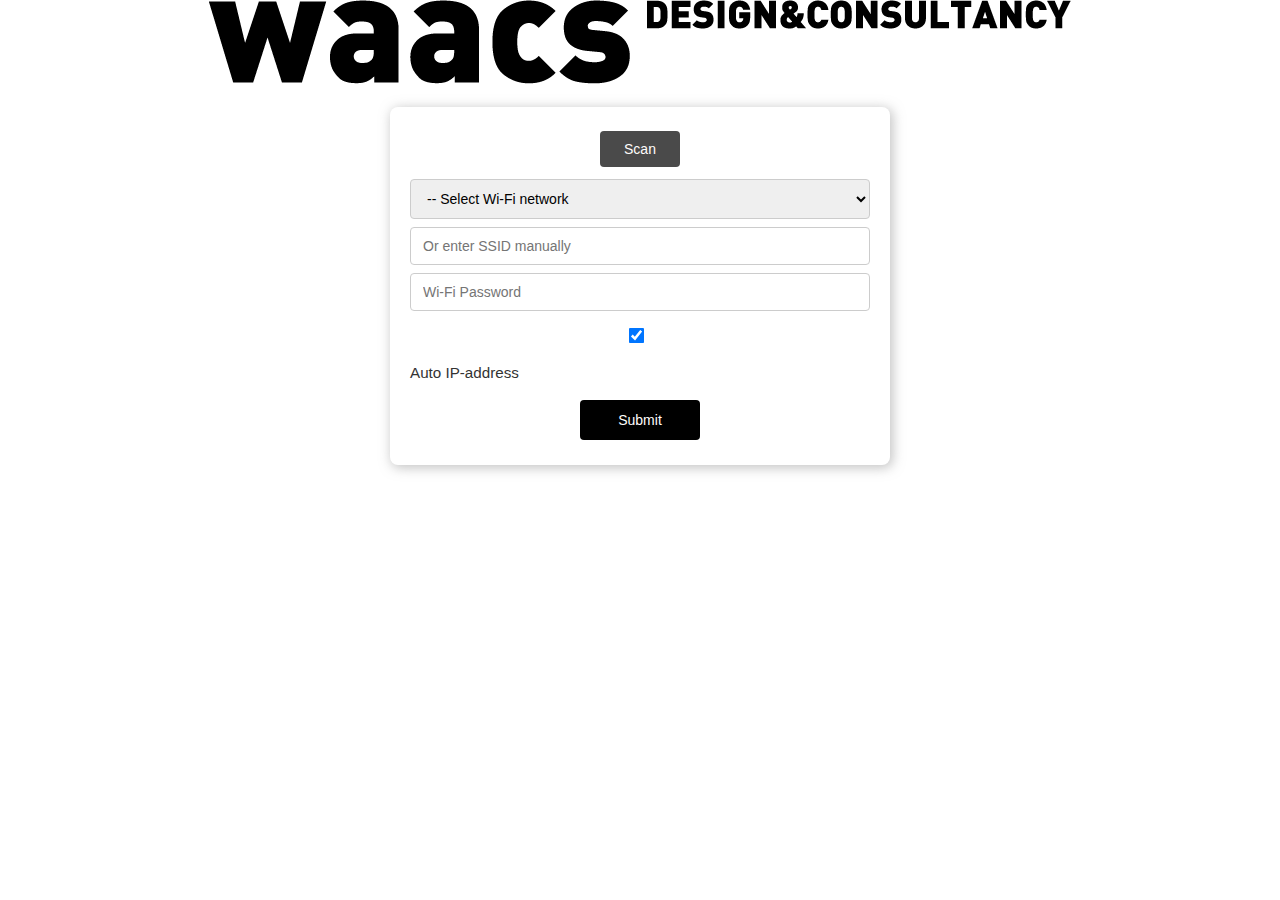
<file: data/wifimanager.html>
<!DOCTYPE html>
<html>
<head>
  <meta charset="UTF-8">
  <title>ESP Wi-Fi Manager</title>
  <meta name="viewport" content="width=device-width, initial-scale=1">
  <link rel="icon" href="favicon.png">
  <link rel="stylesheet" type="text/css" href="style.css">
</head>
<body class="card-layout">
  <div class="topnav">
    <img src="waacs-logo.png" alt="Waacs Design & Consultancy">
  </div>
  <div class="content">
    <div class="card-grid">
      <div class="card">
        <form action="/" method="POST" onsubmit="return validateForm()">
          <div>
            <div class="flex-row-start">
              <button type="button" onclick="scanNetworks()" class="btn-large margin-0">Scan</button>
              <select id="ssid-select" onchange="updateSSID()" class="flex-1 margin-0">
                <option value="">-- Select Wi-Fi network</option>
              </select>
            </div>
            <input type="text" id ="ssid" name="ssid" placeholder="Or enter SSID manually">
            
            <input type="password" id ="pass" name="pass" placeholder="Wi-Fi Password">
            
            <div class="flex-col">
              <input type="checkbox" id="dhcp" name="dhcp" onchange="toggleIPFields()" checked class="checkbox-inline">
              <label for="dhcp" class="label-inline">Auto IP-address</label>
            </div>
            
            <div id="ip-fields">
              <input type="text" id ="ip" name="ip" placeholder="Or enter fixed IP-address" value="">
              <input type="text" id ="gateway" name="gateway" placeholder="... and enter fixed gateway" value="">
            </div>
            
            <div class="text-right">
              <input type ="submit" value ="Submit" class="btn-large">
            </div>
          </div>
          <script>
            function validateForm() {
              var dhcp = document.getElementById('dhcp').checked;
              if (!dhcp) {
                var ip = document.getElementById('ip').value.trim();
                var gateway = document.getElementById('gateway').value.trim();
                
                // Als gateway ingevuld maar geen IP, refresh pagina
                if (gateway !== '' && ip === '') {
                  alert('Please enter an IP address when specifying a gateway.');
                  location.reload();
                  return false;
                }
                
                // Als IP ingevuld zonder gateway, set gateway to 0.0.0.0
                if (ip !== '' && gateway === '') {
                  document.getElementById('gateway').value = '0.0.0.0';
                }
              }
              
              return true;
            }
            
            function toggleIPFields() {
              var dhcp = document.getElementById('dhcp').checked;
              var ipFields = document.getElementById('ip-fields');
              ipFields.style.display = dhcp ? 'none' : 'block';
            }
            
            function updateSSID() {
              var select = document.getElementById('ssid-select');
              var input = document.getElementById('ssid');
              if(select.value !== '') {
                input.value = select.value;
                input.style.display = 'none';
              } else {
                input.style.display = 'block';
              }
            }
            
            function scanNetworks() {
              var button = event.target;
              button.disabled = true;
              
              fetch('/scan')
                .then(response => response.json())
                .then(data => {
                  var select = document.getElementById('ssid-select');
                  select.innerHTML = '<option value="">-- Select Wi-Fi network</option>';
                  
                  data.networks.forEach(network => {
                    var option = document.createElement('option');
                    option.value = network.ssid;
                    option.text = network.ssid + ' (' + network.rssi + ' dBm)' + (network.encryption ? ' \u{1F512}' : '');
                    select.appendChild(option);
                  });
                  
                  button.disabled = false;
                })
                .catch(error => {
                  console.error('Error:', error);
                  button.disabled = false;
                  alert('Scan failed. Please try again.');
                });
            }
            
            // Auto-scan on page load
            window.addEventListener('load', function() {
              setTimeout(scanNetworks, 1000);
            });
          </script>
        </form>
      </div>
    </div>
  </div>  <script>
    // Verberg IP-velden bij laden als DHCP aangevinkt is
    toggleIPFields();
  </script></body>
</html>
</file>
<file: data/style.css>
html {
  font-family: Arial, Helvetica, sans-serif; 
  display: inline-block; 
  text-align: center;
}

h1 {
  font-size: 1.4rem; 
  color: white;
  margin: 12px 0;
  padding: 12px 0;
}

p { 
  font-size: 0.95rem;
  margin: 8px 0;
}

.topnav { 
  overflow: hidden; 
  background-color: #FFFFFF;
}

body {  
  margin: 0;
  font-size: 14px;
}

.content { 
  padding: 20px;
}

.card-grid { 
  max-width: 500px; 
  margin: 0 auto; 
  display: grid; 
  grid-gap: 1rem; 
  grid-template-columns: repeat(auto-fit, minmax(280px, 1fr));
}

.card { 
  background-color: white; 
  box-shadow: 2px 2px 12px 1px rgba(140,140,140,.5);
  padding: 20px;
  border-radius: 8px;
}

.card-title { 
  font-size: 1rem;
  font-weight: bold;
  color: #034078;
  margin-bottom: 10px;
}

input[type=submit] {
  border: none;
  color: #FEFCFB;
  background-color: #000000;
  padding: 12px 24px;
  text-align: center;
  text-decoration: none;
  display: inline-block;
  font-size: 14px;
  width: auto;
  min-width: 120px;
  margin: 15px 0 5px 0;
  border-radius: 4px;
  transition-duration: 0.4s;
  cursor: pointer;
}

input[type=submit]:hover {
  background-color: #1282A2;
}

input[type=submit].submitting {
  background-color: #1282A2 !important;
  cursor: not-allowed;
}

input[type=text], input[type=number], select {
  width: 100%;
  padding: 10px 12px;
  margin: 8px 0;
  display: block;
  border: 1px solid #ccc;
  border-radius: 4px;
  box-sizing: border-box;
  font-size: 14px;
}

input[type=password] {
  width: 100%;
  padding: 10px 12px;
  margin: 8px 0;
  display: block;
  border: 1px solid #ccc;
  border-radius: 4px;
  box-sizing: border-box;
  font-size: 14px;
  text-align: left;
}

input[type=checkbox] {
  margin: 10px 8px 10px 0;
  transform: scale(1.2);
  cursor: pointer;
}

label {
  font-size: 0.95rem;
  font-weight: 500;
  display: block;
  text-align: left;
  margin-top: 12px;
  margin-bottom: 4px;
  color: #333;
}

.value{
  font-size: 1rem;
  color: #1282A2;  
}

.state {
  font-size: 1rem;
  color: #1282A2;
}

button {
  border: none;
  color: #FEFCFB;
  background-color: #4A4A4A;
  padding: 10px 20px;
  text-align: center;
  font-size: 14px;
  width: auto;
  min-width: 80px;
  border-radius: 4px;
  transition-duration: 0.4s;
  cursor: pointer;
  margin: 4px;
}

button:hover {
  background-color: #1282A2;
}

.button-on {
  background-color: #034078;
}

.button-on:hover {
  background-color: #1282A2;
}

.button-off {
  background-color: #858585;
}

.button-off:hover {
  background-color: #252524;
} 

/* File Manager Styles */
.file-manager * {
  box-sizing: border-box;
}

.file-manager body {
  background: white;
  min-height: 100vh;
  padding: 20px;
  margin: 0;
  font-family: -apple-system, BlinkMacSystemFont, 'Segoe UI', 'Roboto', 'Oxygen', 'Ubuntu', 'Cantarell', 'Fira Sans', 'Droid Sans', 'Helvetica Neue', sans-serif;
}

.file-manager .container {
  max-width: 700px;
  margin: 0 auto;
}

.file-manager .card {
  background: white;
  border-radius: 10px;
  padding: 30px;
  box-shadow: 0 10px 40px rgba(0,0,0,0.2);
  margin-bottom: 20px;
}

.file-manager .topnav {
  text-align: center;
  margin-bottom: 10px;
}

.file-manager .topnav img {
  height: 24px;
  margin: 50px auto 10px auto;
  display: block;
}

.file-manager .header {
  display: flex;
  justify-content: space-between;
  align-items: center;
  margin-bottom: 10px;
  position: relative;
}

.file-manager h1 {
  color: #333;
  margin: 0;
  font-size: 24px;
  text-align: left;
  line-height: 1;
}

.file-manager .header-buttons {
  display: flex;
  flex-direction: row;
  gap: 6px;
  align-items: center;
}

.file-manager .card-close {
  position: absolute;
  top: 0;
  right: 0;
  background: none;
  border: none;
  font-size: 28px;
  cursor: pointer;
  color: #999;
  text-decoration: none;
  line-height: 1;
  padding: 0;
  width: 30px;
  height: 30px;
  display: flex;
  align-items: center;
  justify-content: center;
}

.file-manager .card-close:hover {
  color: #333;
}

.file-manager .btn {
  color: white;
  padding: 3px 8px;
  border: none;
  border-radius: 4px;
  cursor: pointer;
  font-size: 12px;
  transition: background 0.3s;
  min-width: 80px;
}

.file-manager .btn-refresh {
  background: #4A4A4A;
}

.file-manager .btn-refresh:hover {
  background: #3498db;
}

.file-manager .btn-upload {
  background: #808080;
}

.file-manager .btn-upload:hover {
  background: #764ba2;
}

.file-manager .btn-danger {
  background: #e74c3c;
}

.file-manager .btn-danger:hover {
  background: #c0392b;
}

.file-manager .file-list {
  border: 1px solid #ddd;
  border-radius: 5px;
  overflow: hidden;
  margin-bottom: 20px;
}

.file-manager .file-item {
  display: flex;
  align-items: center;
  padding: 6px 10px;
  border-bottom: 1px solid #eee;
  transition: background 0.2s;
}

.file-manager .file-item:last-child {
  border-bottom: none;
}

.file-manager .file-item:hover {
  background: #f8f9fa;
}

.file-manager .file-item.control-row:hover {
  background: transparent;
}

.file-manager .file-name {
  flex: 1;
  font-weight: 500;
  color: #333;
  word-break: break-all;
  text-align: left;
}

.file-manager .file-size {
  color: #999;
  font-size: 13px;
  margin-right: 20px;
  min-width: 70px;
  text-align: right;
  flex-shrink: 0;
}

.file-manager .file-actions {
  display: flex;
  gap: 6px;
}

.file-manager .file-btn {
  padding: 3px 8px;
  font-size: 12px;
  border: none;
  border-radius: 4px;
  cursor: pointer;
  transition: all 0.2s;
}

.file-manager .file-btn-view {
  background: #A0A0A0;
  color: white;
}

.file-manager .file-btn-view:hover {
  background: #DAA520;
}

.file-manager .file-btn-edit {
  background: #A0A0A0;
  color: white;
}

.file-manager .file-btn-edit:hover {
  background: #DAA520;
}

.file-manager .file-btn-invisible {
  background: #f5f5f5;
  color: transparent;
  border: none;
  cursor: default;
  padding: 3px 8px;
  font-size: 12px;
  border-radius: 4px;
}

.file-manager .file-btn-delete {
  background: #4A4A4A;
  color: white;
}

.file-manager .file-btn-delete:hover {
  background: #e74c3c;
}

.file-manager .file-btn-download {
  background: #808080;
  color: white;
}

.file-manager .file-btn-download:hover {
  background: #27ae60;
}

.file-manager .file-btn-upload {
  background: #808080;
  color: white;
}

.file-manager .file-btn-upload:hover {
  background: #764ba2;
}

.file-manager .file-btn-refresh {
  background: #4A4A4A;
  color: white;
}

.file-manager .file-btn-refresh:hover {
  background: #3498db;
}

.file-manager .modal {
  display: none;
  position: fixed;
  top: 0;
  left: 0;
  width: 100%;
  height: 100%;
  background: rgba(0,0,0,0.5);
  z-index: 1000;
  align-items: center;
  justify-content: center;
}

.file-manager .modal.active {
  display: flex;
}

.file-manager .modal-content {
  background: white;
  border-radius: 10px;
  padding: 25px;
  max-width: 700px;
  width: 90%;
  max-height: 80vh;
  overflow-y: auto;
}

.file-manager .modal-header {
  display: flex;
  justify-content: space-between;
  align-items: center;
  margin-bottom: 20px;
}

.file-manager .modal-title {
  font-size: 20px;
  color: #333;
  word-break: break-all;
}

.file-manager .modal-close {
  background: none;
  border: none;
  font-size: 28px;
  cursor: pointer;
  color: #999;
  padding: 0;
  width: 30px;
  height: 30px;
  line-height: 30px;
  text-align: center;
  margin-left: auto;
  flex-shrink: 0;
}

.file-manager .modal-close:hover {
  color: #333;
}

.file-manager #saveBtn:hover {
  background-color: #1282A2 !important;
}

.file-manager textarea {
  width: 100%;
  min-height: 300px;
  padding: 15px;
  border: 1px solid #ddd;
  border-radius: 5px;
  font-family: 'Courier New', monospace;
  font-size: 13px;
  resize: vertical;
  margin-bottom: 15px;
}

.file-manager .modal-actions {
  display: flex;
  gap: 10px;
  justify-content: flex-end;
}

.file-manager input[type="file"] {
  display: none;
}

.file-manager .empty-state {
  text-align: center;
  padding: 40px;
  color: #999;
}

.file-manager .spinner {
  border: 3px solid #f3f3f3;
  border-top: 3px solid #667eea;
  border-radius: 50%;
  width: 40px;
  height: 40px;
  animation: spin 1s linear infinite;
  margin: 20px auto;
}

@keyframes spin {
  0% { transform: rotate(0deg); }
  100% { transform: rotate(360deg); }
}

.file-manager .back-link {
  display: inline-block;
  color: #333;
  text-decoration: none;
  font-size: 14px;
}

.file-manager .back-link:hover {
  text-decoration: underline;
}
</file>
<file: server/dashboard/style.css>
/* ==========================================
   CSS Variables - Color Palette & Spacing
   ========================================== */
:root {
  --color-primary: #034078;
  --color-secondary: #1282A2;
  --color-accent-gold: #DAA520;
  --color-accent-purple: #764ba2;
  --color-success: #27ae60;
  --color-info: #3498db;
  --color-warning: #ffc107;
  --color-danger: #e74c3c;
  --color-danger-dark: #c0392b;
  
  --color-neutral-black: #000000;
  --color-neutral-dark: #333;
  --color-neutral-gray-dark: #4A4A4A;
  --color-neutral-gray: #6c757d;
  --color-neutral-gray-light: #808080;
  --color-neutral-gray-lighter: #A0A0A0;
  --color-neutral-gray-pale: #ccc;
  --color-neutral-gray-very-pale: #ddd;
  --color-neutral-gray-ultra-pale: #eee;
  --color-neutral-light: #f0f0f0;
  --color-neutral-very-light: #f5f5f5;
  --color-neutral-white: #FEFCFB;
  
  --color-text-primary: #333;
  --color-text-secondary: #555;
  --color-text-muted: #666;
  --color-text-light: #999;
  --color-text-warning: #856404;
  
  --color-bg-warning: #fff3cd;
  --color-bg-card: white;
  
  --spacing-xs: 2px;
  --spacing-sm: 3px;
  --spacing-md: 4px;
  --spacing-lg: 5px;
  --spacing-xl: 8px;
  --spacing-2xl: 15px;
  --spacing-3xl: 20px;
  
  --border-radius-sm: 4px;
  --border-radius-md: 5px;
  --border-radius-lg: 8px;
  --border-radius-xl: 10px;
  
  --font-size-sm: 12px;
  --font-size-base: 14px;
  --font-size-md: 0.95rem;
  --font-size-lg: 1rem;
  --font-size-xl: 1.4rem;
  
  --transition-base: 0.2s;
  --transition-medium: 0.3s;
  --transition-slow: 0.4s;
}

/* ==========================================
   Base Elements
   ========================================== */
html {
  font-family: Arial, Helvetica, sans-serif; 
  display: inline-block; 
  text-align: center;
}

body {  
  margin: 0;
  font-size: var(--font-size-base);
}

h1 {
  font-size: var(--font-size-xl); 
  color: white;
  margin: var(--spacing-xl) 0;
  padding: var(--spacing-xl) 0;
}

p { 
  font-size: var(--font-size-md);
  margin: var(--spacing-md) 0;
}

label {
  font-size: var(--font-size-md);
  font-weight: 500;
  display: block;
  text-align: left;
  margin-top: var(--spacing-xl);
  margin-bottom: var(--spacing-xs);
  color: var(--color-text-primary);
}

/* ==========================================
   Layout Components
   ========================================== */
.topnav { 
  overflow: hidden; 
  background-color: #FFFFFF;
}

.content { 
  padding: var(--spacing-3xl);
}

.card-grid { 
  max-width: 500px; 
  margin: 0 auto; 
  display: grid; 
  grid-gap: 1rem; 
  grid-template-columns: repeat(auto-fit, minmax(280px, 1fr));
}

.card { 
  background-color: var(--color-bg-card); 
  box-shadow: 2px 2px 12px 1px rgba(140,140,140,.5);
  padding: var(--spacing-3xl);
  border-radius: var(--border-radius-lg);
}

.card-title { 
  font-size: var(--font-size-lg);
  font-weight: bold;
  color: var(--color-primary);
  margin-bottom: var(--spacing-lg);
}

/* ==========================================
   Form Elements - Inputs
   ========================================== */
input[type=text],
input[type=number],
input[type=password],
select {
  width: 100%;
  padding: var(--spacing-lg) var(--spacing-xl);
  margin: var(--spacing-md) 0;
  display: block;
  border: 1px solid var(--color-neutral-gray-pale);
  border-radius: var(--border-radius-sm);
  box-sizing: border-box;
  font-size: var(--font-size-base);
}

input[type=password] {
  text-align: left;
}

input[type=checkbox] {
  margin: var(--spacing-lg) var(--spacing-md) var(--spacing-lg) 0;
  transform: scale(1.2);
  cursor: pointer;
}

.file-input {
  width: 100%;
  padding: var(--spacing-lg);
  border: 1px solid var(--color-neutral-gray-pale);
  border-radius: var(--border-radius-sm);
  box-sizing: border-box;
}

/* ==========================================
   Form Elements - Buttons Base
   ========================================== */
button,
input[type=submit],
.btn-small {
  border: none;
  color: var(--color-neutral-white);
  background-color: var(--color-neutral-black);
  padding: 3px 8px;
  text-align: center;
  text-decoration: none;
  display: inline-block;
  font-size: var(--font-size-sm);
  min-width: 80px;
  margin: 0;
  border-radius: var(--border-radius-sm);
  cursor: pointer;
  transition: background-color 0.5s ease;  /* Smooth color transition for hover effect */
}

button {
  background-color: var(--color-neutral-gray-dark);
  min-width: 60px;
}

/* Button Hover States */
input[type=submit]:hover,
.btn-small:hover,
button:hover {
  background-color: var(--color-secondary);
}

input[type=submit]:hover {
  background-color: var(--color-accent-gold);
}

/* ==========================================
   Button Variants - Size
   ========================================== */
.btn-large,
input[type=submit].btn-large {
  padding: var(--spacing-lg) var(--spacing-3xl);
  font-size: var(--font-size-base);
  min-width: 80px;
}

.btn-full,
input[type=submit].btn-full {
  width: 100%;
  padding: var(--spacing-xl) 24px;
  font-size: 16px;
}

.btn-width-100 {
  width: 100px !important;
}

/* ==========================================
   Button Variants - Style
   ========================================== */
.btn-reset-wifi,
.btn-update-link,
.btn-open,
.btn-reinstall {
  width: 100px;
  padding: 3px 8px;
  font-size: var(--font-size-sm);
  min-width: 80px;
  background-color: var(--color-neutral-gray);
  border: none;
  border-radius: var(--border-radius-sm);
  cursor: pointer;
  color: var(--color-neutral-white);
  text-decoration: none;
  display: inline-block;
  text-align: center;
  transition: all var(--transition-base);
}

.btn-reinstall {
  background-color: var(--color-neutral-black);
}

.btn-reset-wifi:hover,
.btn-open:hover {
  background-color: var(--color-info);
}

.btn-update-link:hover,
.btn-update:hover,
.btn-reinstall:hover {
  background-color: var(--color-danger);
}

.btn-i2c:hover {
  background-color: var(--color-accent-purple);
}

.btn-secondary {
  background-color: var(--color-neutral-gray-dark);
  color: white;
  padding: 3px 8px;
  text-decoration: none;
  border-radius: var(--border-radius-sm);
  font-size: var(--font-size-sm);
  white-space: nowrap;
  transition: background-color var(--transition-medium);
  min-width: 80px;
  display: inline-block;
  text-align: center;
}

.btn-secondary:hover {
  background-color: var(--color-accent-gold);
}

.btn-link {
  display: block;
  background-color: var(--color-neutral-gray-dark);
  color: white;
  padding: var(--spacing-xl);
  text-decoration: none;
  border-radius: var(--border-radius-sm);
  text-align: center;
  font-size: 16px;
  transition: background-color var(--transition-medium);
}

.btn-link:hover {
  background-color: var(--color-accent-purple);
}

.btn-reload {
  border: none;
  color: var(--color-neutral-white);
  background-color: var(--color-neutral-black);
  padding: var(--spacing-xl) 24px;
  text-align: center;
  text-decoration: none;
  display: inline-block;
  font-size: var(--font-size-base);
  min-width: 120px;
  margin: var(--spacing-2xl) 0 5px 0;
  border-radius: var(--border-radius-sm);
  cursor: pointer;
  transition-duration: var(--transition-slow);
}

.btn-reload:hover {
  background-color: var(--color-secondary);
}

.button-on {
  background-color: var(--color-primary);
}

.button-on:hover {
  background-color: var(--color-secondary);
}

.button-off {
  background-color: #858585;
}

.button-off:hover {
  background-color: #252524;
}

/* ==========================================
   File Manager Styles
   ========================================== */
.card-layout * {
  box-sizing: border-box;
}

.card-layout body {
  background: white;
  min-height: 100vh;
  padding: var(--spacing-3xl);
  margin: 0;
  font-family: -apple-system, BlinkMacSystemFont, 'Segoe UI', 'Roboto', 'Oxygen', 'Ubuntu', 'Cantarell', 'Fira Sans', 'Droid Sans', 'Helvetica Neue', sans-serif;
}

.card-layout .container {
  max-width: 700px;
  margin: 0 auto;
  padding: var(--spacing-3xl);
}

.card-layout .card {
  background: white;
  border-radius: var(--border-radius-xl);
  padding: 30px;
  box-shadow: 0 10px 40px rgba(0,0,0,0.2);
  margin-bottom: var(--spacing-3xl);
}

.card-layout .topnav {
  text-align: center;
  margin-bottom: var(--spacing-lg);
}

.card-layout .topnav img {
  height: 24px;
  margin: 50px auto var(--spacing-lg) auto;
  display: block;
}

.card-layout .header {
  display: flex;
  justify-content: space-between;
  align-items: center;
  margin-bottom: var(--spacing-lg);
  position: relative;
}

.card-layout h1 {
  color: var(--color-text-secondary);
  margin: 0;
  font-size: 24px;
  text-align: left;
  line-height: 1;
}

.card-layout .header-buttons {
  display: flex;
  flex-direction: row;
  gap: var(--spacing-sm);
  align-items: center;
}

.card-layout .card-close {
  position: absolute;
  top: 50%;
  transform: translateY(-50%);
  right: 0;
  background: none;
  border: none;
  font-size: 28px;
  cursor: pointer;
  color: var(--color-text-light);
  text-decoration: none;
  line-height: 1;
  padding: 0;
  width: 30px;
  height: 30px;
  display: flex;
  align-items: center;
  justify-content: center;
}

.card-layout .card-close:hover {
  color: var(--color-text-primary);
}

.card-layout .btn {
  color: white;
  padding: 3px 8px;
  border: none;
  border-radius: var(--border-radius-sm);
  cursor: pointer;
  font-size: var(--font-size-sm);
  transition: background var(--transition-medium);
  min-width: 80px;
}

.card-layout .btn-refresh {
  background: var(--color-neutral-gray-dark);
}

.card-layout .btn-refresh:hover {
  background: var(--color-info);
}

.card-layout .btn-upload {
  background: var(--color-neutral-gray-light);
}

.card-layout .btn-upload:hover {
  background: var(--color-accent-purple);
}

.card-layout .btn-danger {
  background: var(--color-danger);
}

.card-layout .btn-danger:hover {
  background: var(--color-danger-dark);
}

.card-layout .file-list {
  border: 1px solid var(--color-neutral-gray-very-pale);
  border-radius: var(--border-radius-md);
  overflow: hidden;
  margin-bottom: var(--spacing-3xl);
}

.card-layout .file-item {
  display: flex;
  align-items: center;
  padding: var(--spacing-sm) var(--spacing-lg);
  border-bottom: 1px solid var(--color-neutral-gray-ultra-pale);
  transition: background var(--transition-base);
}

.card-layout .file-item:last-child {
  border-bottom: none;
}

.card-layout .file-item:hover {
  background: #f8f9fa;
}

.card-layout .file-item.control-row:hover {
  background: transparent;
}

.card-layout .file-name {
  flex: 1;
  font-weight: 500;
  color: var(--color-text-primary);
  overflow-wrap: break-word;
  word-break: normal;
  text-align: left;
  min-width: 0;
}

.card-layout .file-size {
  color: var(--color-text-light);
  font-size: 13px;
  margin-right: var(--spacing-3xl);
  min-width: 70px;
  text-align: right;
  flex-shrink: 0;
}

.card-layout .file-actions {
  display: flex;
  gap: var(--spacing-sm);
}

.card-layout .file-btn {
  padding: 3px 8px;
  font-size: var(--font-size-sm);
  border: none;
  border-radius: var(--border-radius-sm);
  cursor: pointer;
  transition: all var(--transition-base);
  min-width: 80px;
  color: white;
}

.card-layout .file-btn-view,
.card-layout .file-btn-edit {
  background: var(--color-neutral-gray-lighter);
}

.card-layout .file-btn-view:hover,
.card-layout .file-btn-edit:hover {
  background: var(--color-accent-gold);
}

.card-layout .file-btn-invisible {
  background: var(--color-neutral-very-light);
  color: transparent;
  border: none;
  cursor: default;
  padding: 3px 8px;
  font-size: var(--font-size-sm);
  border-radius: var(--border-radius-sm);
}

.card-layout .file-btn-delete {
  background: var(--color-neutral-gray-dark);
}

.card-layout .file-btn-delete:hover {
  background: var(--color-danger);
}

.card-layout .file-btn-download {
  background: var(--color-neutral-gray-light);
}

.card-layout .file-btn-download:hover {
  background: var(--color-success);
}

.card-layout .file-btn-upload {
  background: var(--color-neutral-gray-light);
}

.card-layout .file-btn-upload:hover {
  background: var(--color-accent-purple);
}

.card-layout .file-btn-refresh {
  background: var(--color-neutral-gray-dark);
}

.card-layout .file-btn-refresh:hover {
  background: var(--color-info);
}

.card-layout .modal {
  display: none;
  position: fixed;
  top: 0;
  left: 0;
  width: 100%;
  height: 100%;
  background: rgba(0,0,0,0.5);
  z-index: 1000;
  align-items: center;
  justify-content: center;
}

.card-layout .modal.active {
  display: flex;
}

.card-layout .modal-content {
  background: white;
  border-radius: var(--border-radius-xl);
  padding: 25px;
  max-width: 700px;
  width: 90%;
  max-height: 80vh;
  overflow-y: auto;
}

.card-layout .modal-header {
  display: flex;
  justify-content: space-between;
  align-items: center;
  margin-bottom: var(--spacing-3xl);
}

.card-layout .modal-title {
  font-size: 20px;
  color: var(--color-text-primary);
  word-break: break-all;
  flex: 1;
  text-align: left;
}

.card-layout .modal-close {
  background: none;
  border: none;
  font-size: 28px;
  cursor: pointer;
  color: var(--color-text-light);
  padding: 0;
  width: 30px;
  height: 30px;
  line-height: 1;
  text-align: right;
  margin-left: auto;
  flex-shrink: 0;
}

.card-layout .modal-close:hover {
  color: var(--color-text-primary);
}

.card-layout #saveBtn:hover {
  background-color: var(--color-secondary) !important;
}

.card-layout textarea {
  width: 100%;
  min-height: 300px;
  padding: var(--spacing-2xl);
  border: 1px solid var(--color-neutral-gray-very-pale);
  border-radius: var(--border-radius-md);
  font-family: 'Courier New', monospace;
  font-size: 13px;
  resize: vertical;
  margin-bottom: var(--spacing-2xl);
}

.card-layout .modal-actions {
  display: flex;
  gap: var(--spacing-lg);
  justify-content: flex-end;
}

.card-layout input[type="file"] {
  display: none;
}

.card-layout .empty-state {
  text-align: center;
  padding: 40px;
  color: var(--color-text-light);
}

.card-layout .spinner {
  border: 3px solid #f3f3f3;
  border-top: 3px solid #667eea;
  border-radius: 50%;
  width: 40px;
  height: 40px;
  animation: spin 1s linear infinite;
  margin: var(--spacing-3xl) auto;
}

@keyframes spin {
  0% { transform: rotate(0deg); }
  100% { transform: rotate(360deg); }
}

.card-layout .back-link {
  display: inline-block;
  color: var(--color-text-primary);
  text-decoration: none;
  font-size: var(--font-size-base);
}

.card-layout .back-link:hover {
  text-decoration: underline;
}

/* ==========================================
   Icon Utilities
   ========================================== */
.icon-inline {
  height: 0.8em;
  vertical-align: -0.05em;
  margin-right: var(--spacing-sm);
}

.icon-large {
  width: 100px;
  height: auto;
  cursor: pointer;
}

.icon-full {
  max-width: 100%;
  height: auto;
}

/* ==========================================
   Layout Utilities
   ========================================== */
.section-divider {
  margin-bottom: var(--spacing-3xl);
  padding-top: var(--spacing-3xl);
  border-top: 1px solid var(--color-neutral-gray-very-pale);
}

.horizontal-divider,
.hr-divider {
  margin: var(--spacing-3xl) 0;
  border: 0;
  border-top: 1px solid var(--color-neutral-gray-very-pale);
}

.flex-row {
  display: flex;
  align-items: center;
  justify-content: space-between;
  margin: 0;
  padding: var(--spacing-sm) 0;
  gap: var(--spacing-md);
}

.flex-row-start {
  display: flex;
  justify-content: flex-start;
  align-items: center;
  margin-bottom: var(--spacing-md);
  gap: var(--spacing-md);
}

.flex-col {
  display: flex;
  align-items: center;
}

.flex-1 {
  flex: 1;
}

/* ==========================================
   Text Utilities
   ========================================== */
.text-left {
  text-align: left;
}

.text-center {
  text-align: center;
}

.text-right {
  text-align: right;
}

.text-muted {
  color: var(--color-text-muted);
}

.text-dark {
  color: var(--color-text-secondary);
}

.text-error,
.error-text {
  color: var(--color-danger);
  font-weight: normal;
}

.text-italic {
  font-style: italic;
}

.value,
.state {
  font-size: var(--font-size-lg);
  color: var(--color-secondary);  
}

/* ==========================================
   Spacing Utilities
   ========================================== */
.margin-0 {
  margin: 0;
}

.margin-top-20 {
  margin-top: var(--spacing-3xl);
}

.margin-bottom-8 {
  margin-bottom: var(--spacing-md);
}

.margin-bottom-10 {
  margin-bottom: var(--spacing-lg);
}

.margin-bottom-20 {
  margin-bottom: var(--spacing-3xl);
}

.padding-top-20 {
  padding-top: var(--spacing-3xl);
}

.padding-large {
  padding: 40px var(--spacing-3xl);
}

/* ==========================================
   Visibility Utilities
   ========================================== */
.hidden {
  display: none;
}

/* ==========================================
   Form Layout - Settings Page
   ========================================== */
.checkbox-inline {
  margin: 0 var(--spacing-md) 0 0;
  display: inline-block;
}

.label-inline {
  margin: 0;
  display: inline;
}

.label-bold {
  display: block;
  text-align: left;
  margin-bottom: var(--spacing-md);
  font-weight: bold;
  color: var(--color-primary);
}

.form-group-row {
  display: flex;
  align-items: center;
  margin-bottom: var(--spacing-lg);
  gap: var(--spacing-lg);
}

.form-group-label {
  width: 140px;
  min-width: 140px;
  margin: 0;
  flex-shrink: 0;
  line-height: 1.4;
}

.form-group-input {
  flex: 1;
  margin: 0;
  max-width: 420px;
}

.form-group-input-short {
  flex: 1;
  margin: 0;
  max-width: 390px;
}

.form-group-checkbox-row {
  display: flex;
  align-items: center;
  justify-content: space-between;
  margin-bottom: var(--spacing-3xl);
}

.form-group-checkbox-left {
  text-align: left;
}

.form-group-checkbox-simple {
  margin-bottom: var(--spacing-lg);
  text-align: left;
}

/* Settings Page - Specific Spacing Adjustments */
#ntp-checkbox-row,
#github-update-checkbox-row {
  margin-bottom: var(--spacing-md); /* Tight coupling with child fields */
}

#ntp-times-group {
  margin-bottom: var(--spacing-3xl); /* Section spacing */
}

#updateurl-group {
  margin: var(--spacing-md) 0; /* Symmetrical spacing */
}

#githubtoken-group {
  margin-bottom: var(--spacing-lg); /* Small section break */
}

.form-actions-right {
  margin-top: var(--spacing-3xl);
  display: flex;
  justify-content: flex-end;
}

.form-actions-buttons {
  display: flex;
  justify-content: space-between;
  align-items: center;
  margin-top: var(--spacing-lg);
}

.token-toggle-btn {
  margin-left: 5px;
  padding: 5px 8px;
  border: 1px solid var(--color-neutral-gray-pale);
  border-radius: var(--border-radius-sm);
  background: var(--color-neutral-light);
  cursor: pointer;
  display: flex;
  align-items: center;
  justify-content: center;
}

/* ==========================================
   Progress Bar
   ========================================== */
.progress-container {
  display: none;
  margin-top: var(--spacing-3xl);
}

.progress-bar-bg {
  background-color: var(--color-neutral-light);
  border-radius: var(--border-radius-sm);
  overflow: hidden;
  height: 30px;
  margin-bottom: var(--spacing-lg);
}

.progress-bar {
  background-color: var(--color-secondary);
  height: 100%;
  width: 0%;
  transition: width var(--transition-medium);
  display: flex;
  align-items: center;
  justify-content: center;
  color: white;
  font-size: var(--font-size-sm);
  font-weight: bold;
}

.progress-text {
  text-align: center;
  color: var(--color-text-muted);
  font-size: var(--font-size-base);
}

.progress-bar-width-0 {
  width: 0%;
}

/* ==========================================
   Update Page Specific
   ========================================== */
.version-span-inline {
  display: inline-block;
  width: 30px;
}

.line-height-16 {
  line-height: 1.6;
}

.italic-muted-text {
  font-style: italic;
  color: var(--color-text-light);
  margin-top: var(--spacing-lg);
  text-align: left;
}

.reboot-warning-box {
  margin-top: var(--spacing-3xl);
  padding: var(--spacing-2xl);
  background-color: #d4edda;
  border: 1px solid #28a745;
  border-radius: var(--border-radius-sm);
}

.update-warning-box {
  margin-top: var(--spacing-lg);
  padding: var(--spacing-2xl);
  background-color: #ffebee;
  border: 1px solid #ef5350;
  border-radius: var(--border-radius-sm);
}

.update-success-box {
  margin-top: var(--spacing-lg);
  padding: var(--spacing-2xl);
  background-color: #e8f5e9;
  border: 1px solid #4caf50;
  border-radius: var(--border-radius-sm);
}

.reboot-warning-text {
  margin: 0;
  color: #2e7d32;
  font-weight: bold;
}

.update-warning-text {
  margin: 0;
  color: #c62828;
}

.update-success-text {
  margin: 0;
  color: #2e7d32;
  font-weight: bold;
}

.reboot-warning-text-spacing {
  margin: var(--spacing-lg) 0 0 0;
  color: #2e7d32;
}

.update-warning-text-spacing {
  margin: var(--spacing-lg) 0 0 0;
  color: #c62828;
}

/* Mobile Responsive - Filemanager */
@media (max-width: 768px) {
  .card-layout .file-item {
    display: grid;
    grid-template-columns: 1fr auto;
    grid-template-rows: auto auto;
    gap: var(--spacing-xs);
    padding: var(--spacing-md) var(--spacing-lg);
  }
  
  .card-layout .file-name {
    grid-column: 1;
    grid-row: 1;
    align-self: center;
  }
  
  .card-layout .file-size {
    grid-column: 1;
    grid-row: 2;
    margin-right: 0;
    text-align: left;
    align-self: center;
  }
  
  .card-layout .file-actions {
    grid-column: 2;
    grid-row: 1 / 3;
    flex-direction: column;
    gap: var(--spacing-xs);
    align-self: center;
  }
  
  .card-layout .file-btn {
    min-width: 80px;
    width: 80px;
  }
}
</file>
